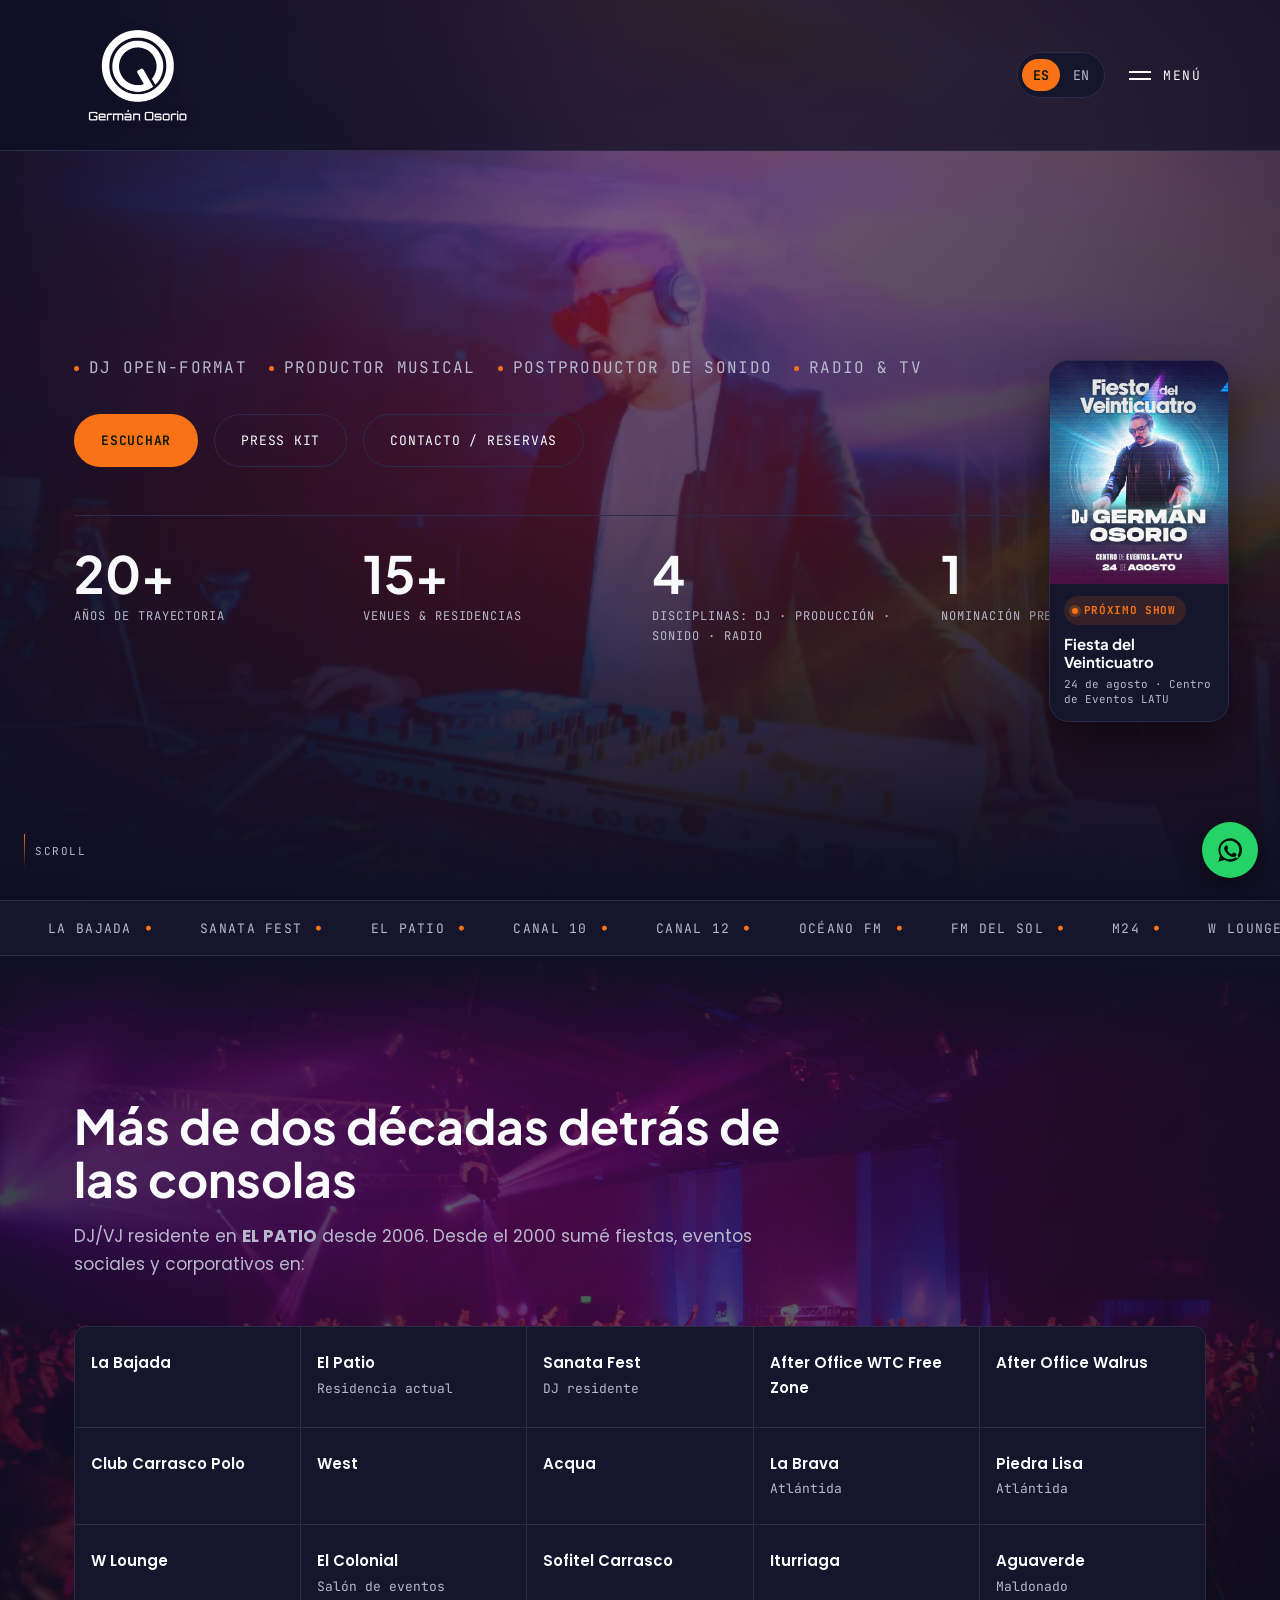
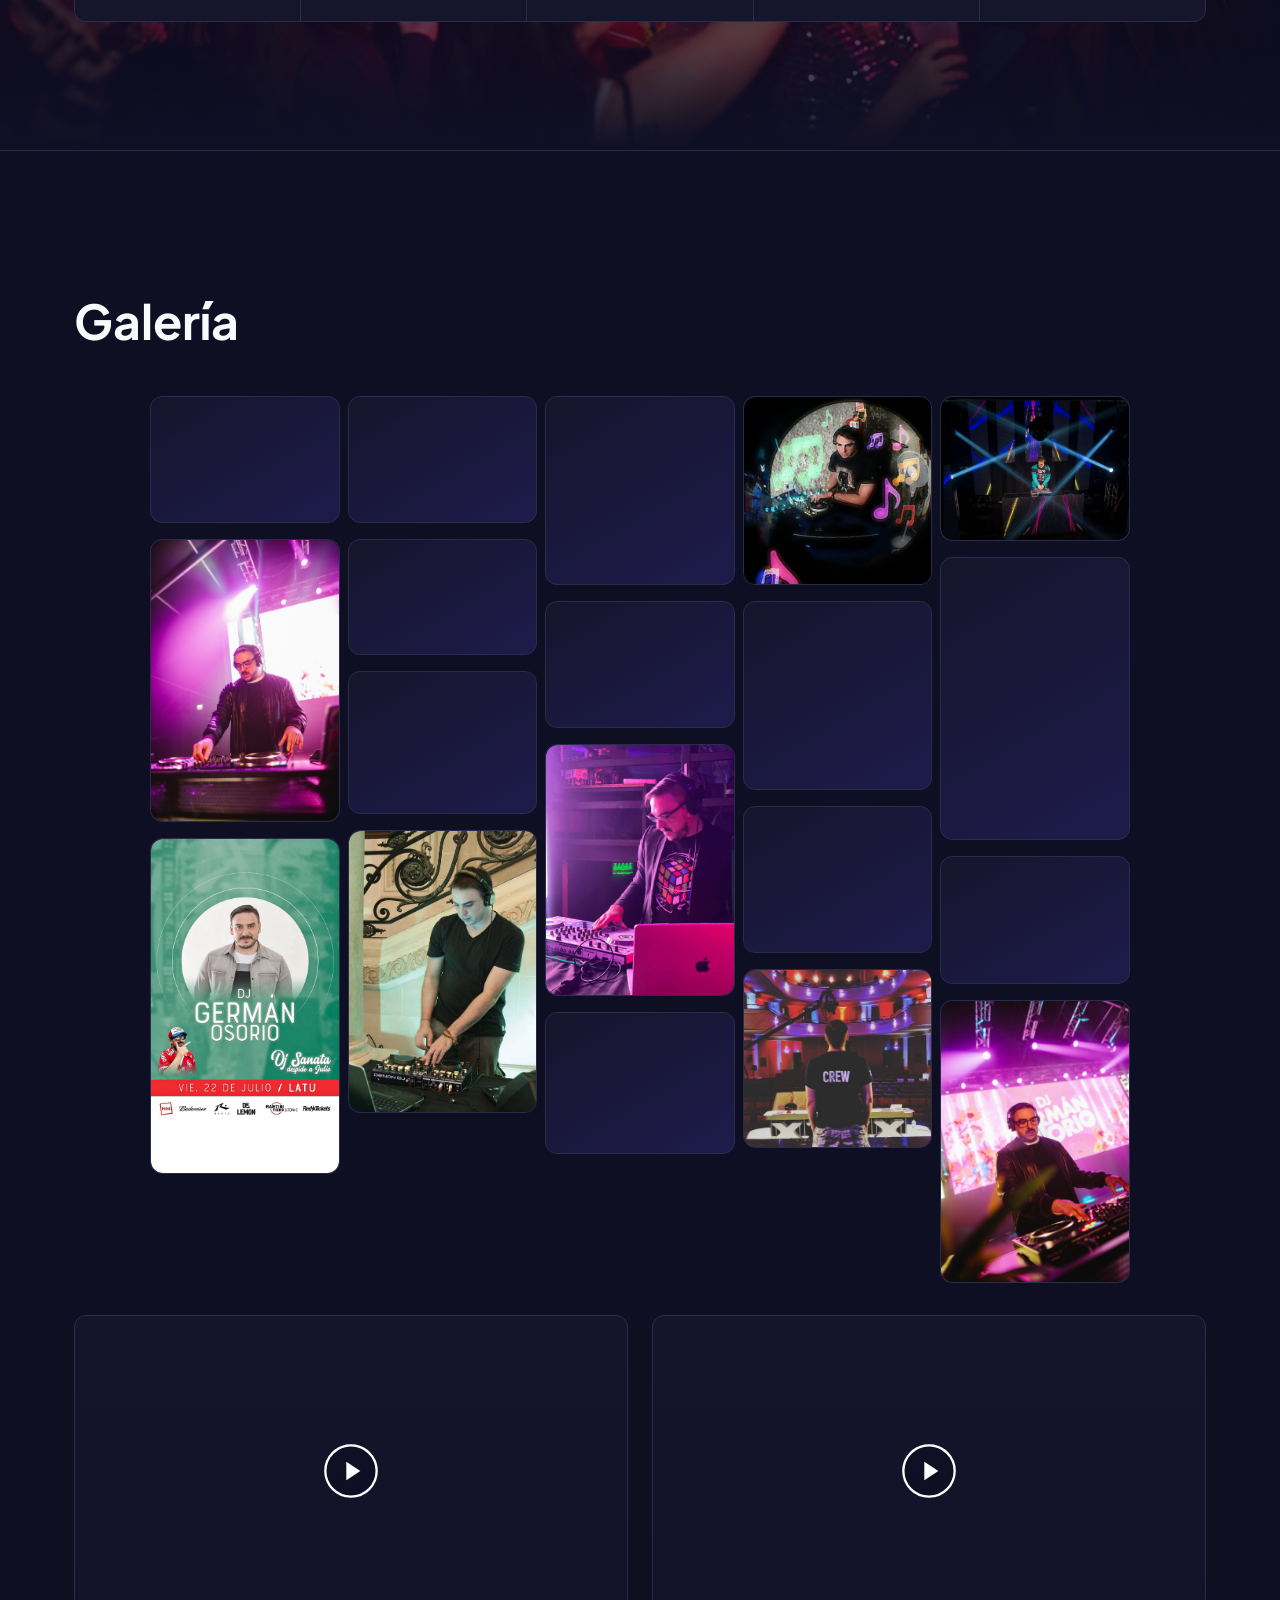
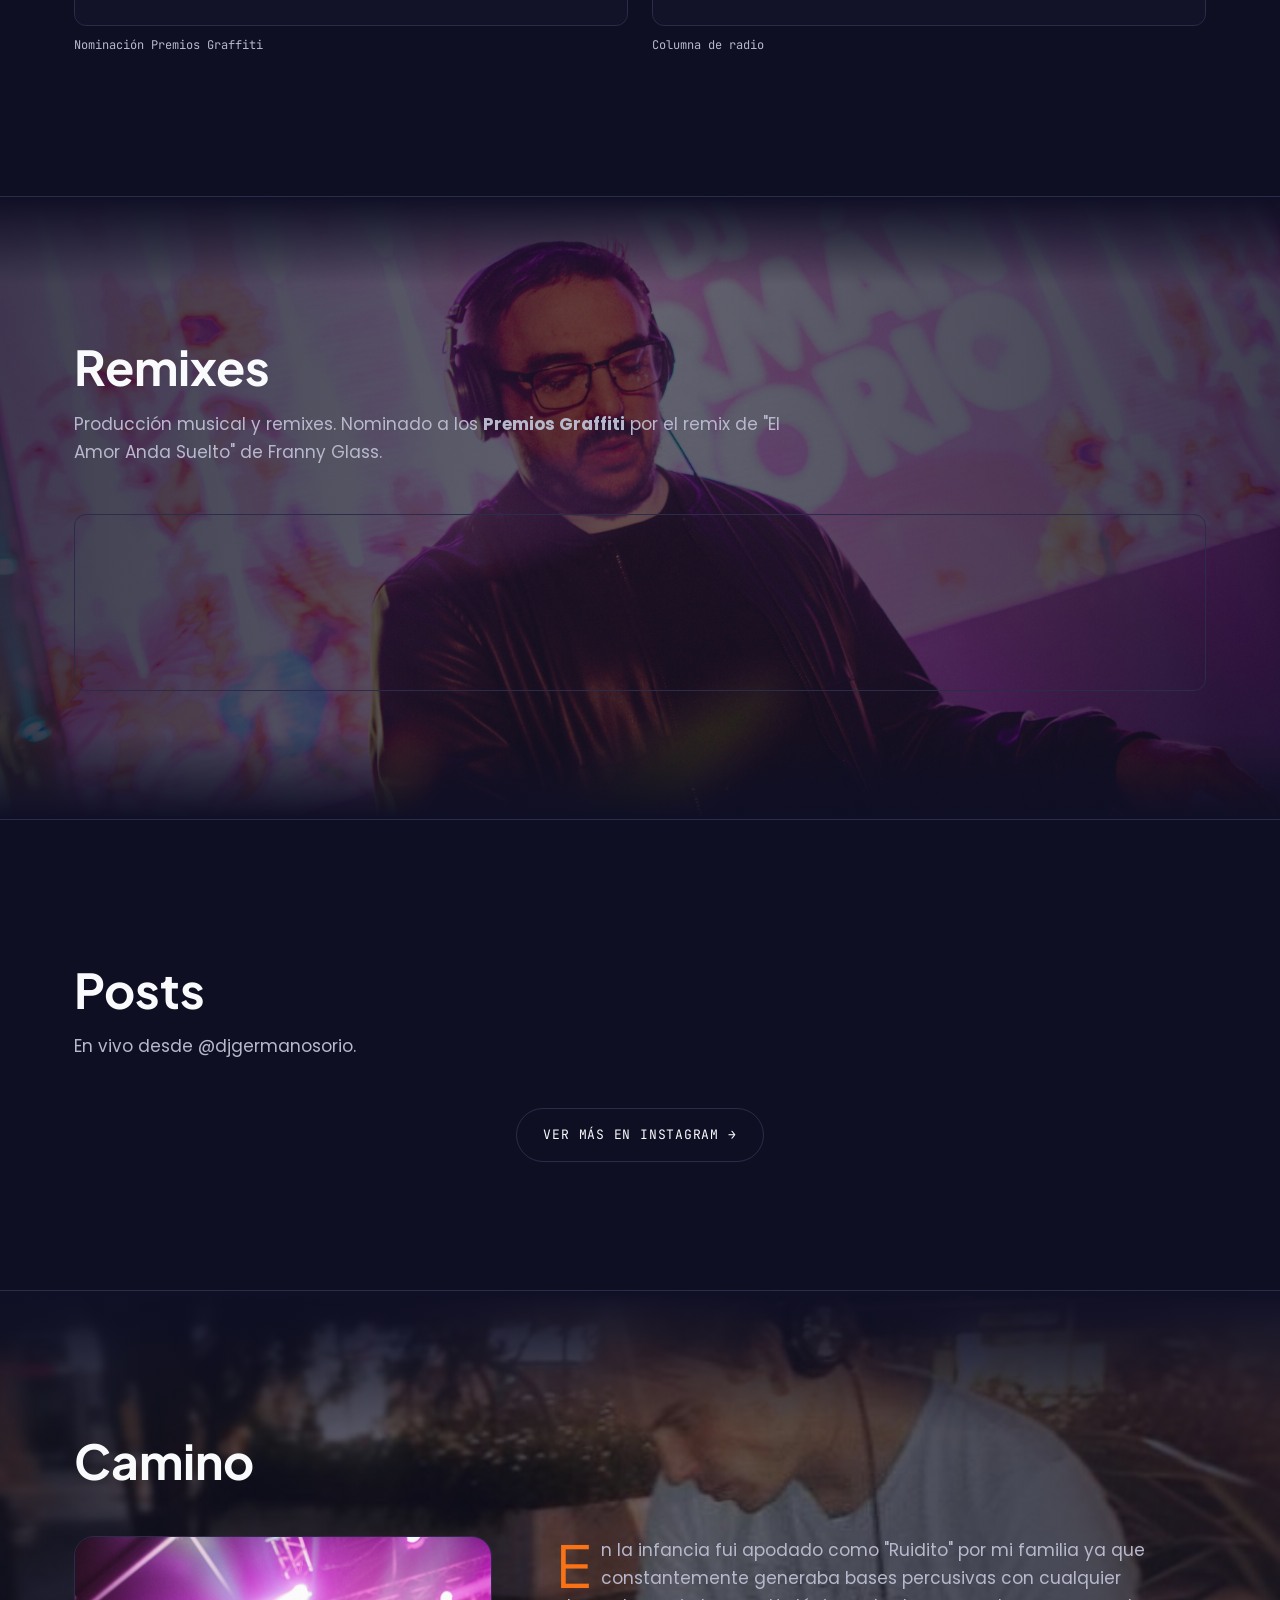
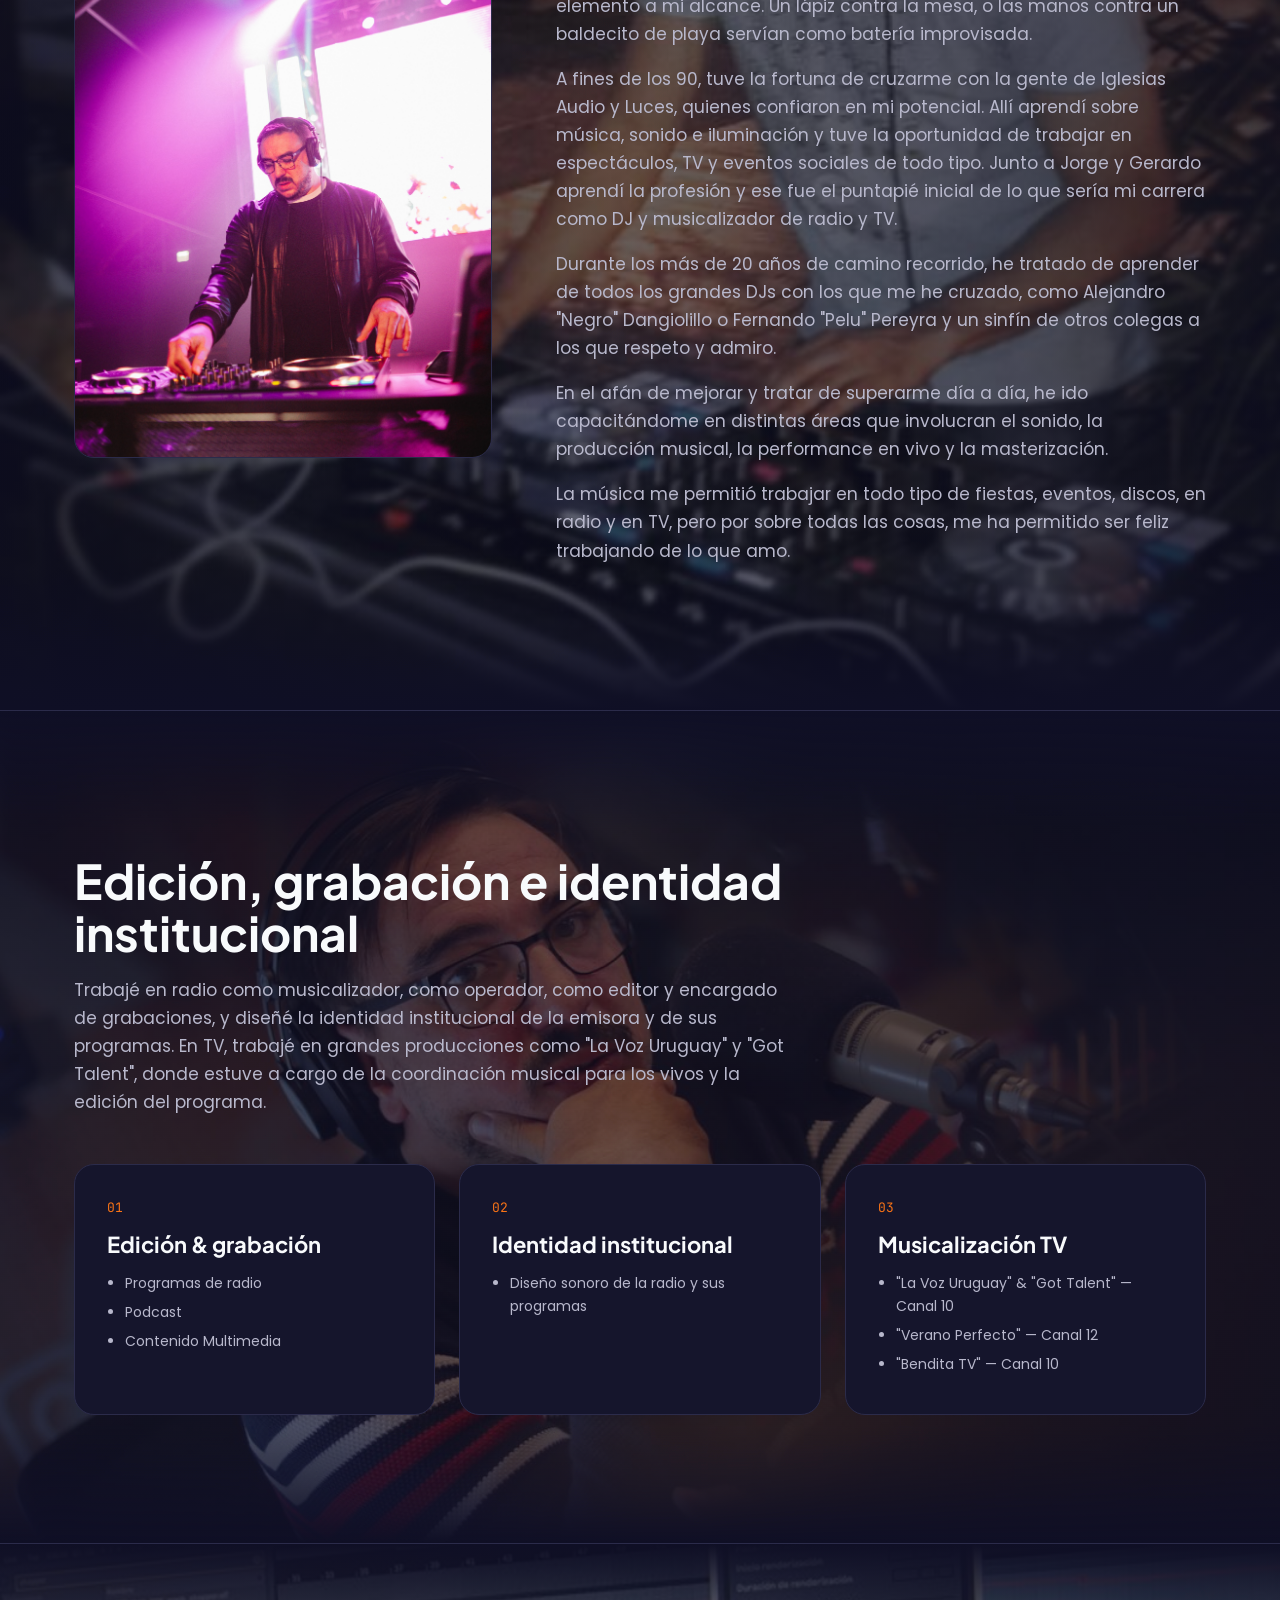
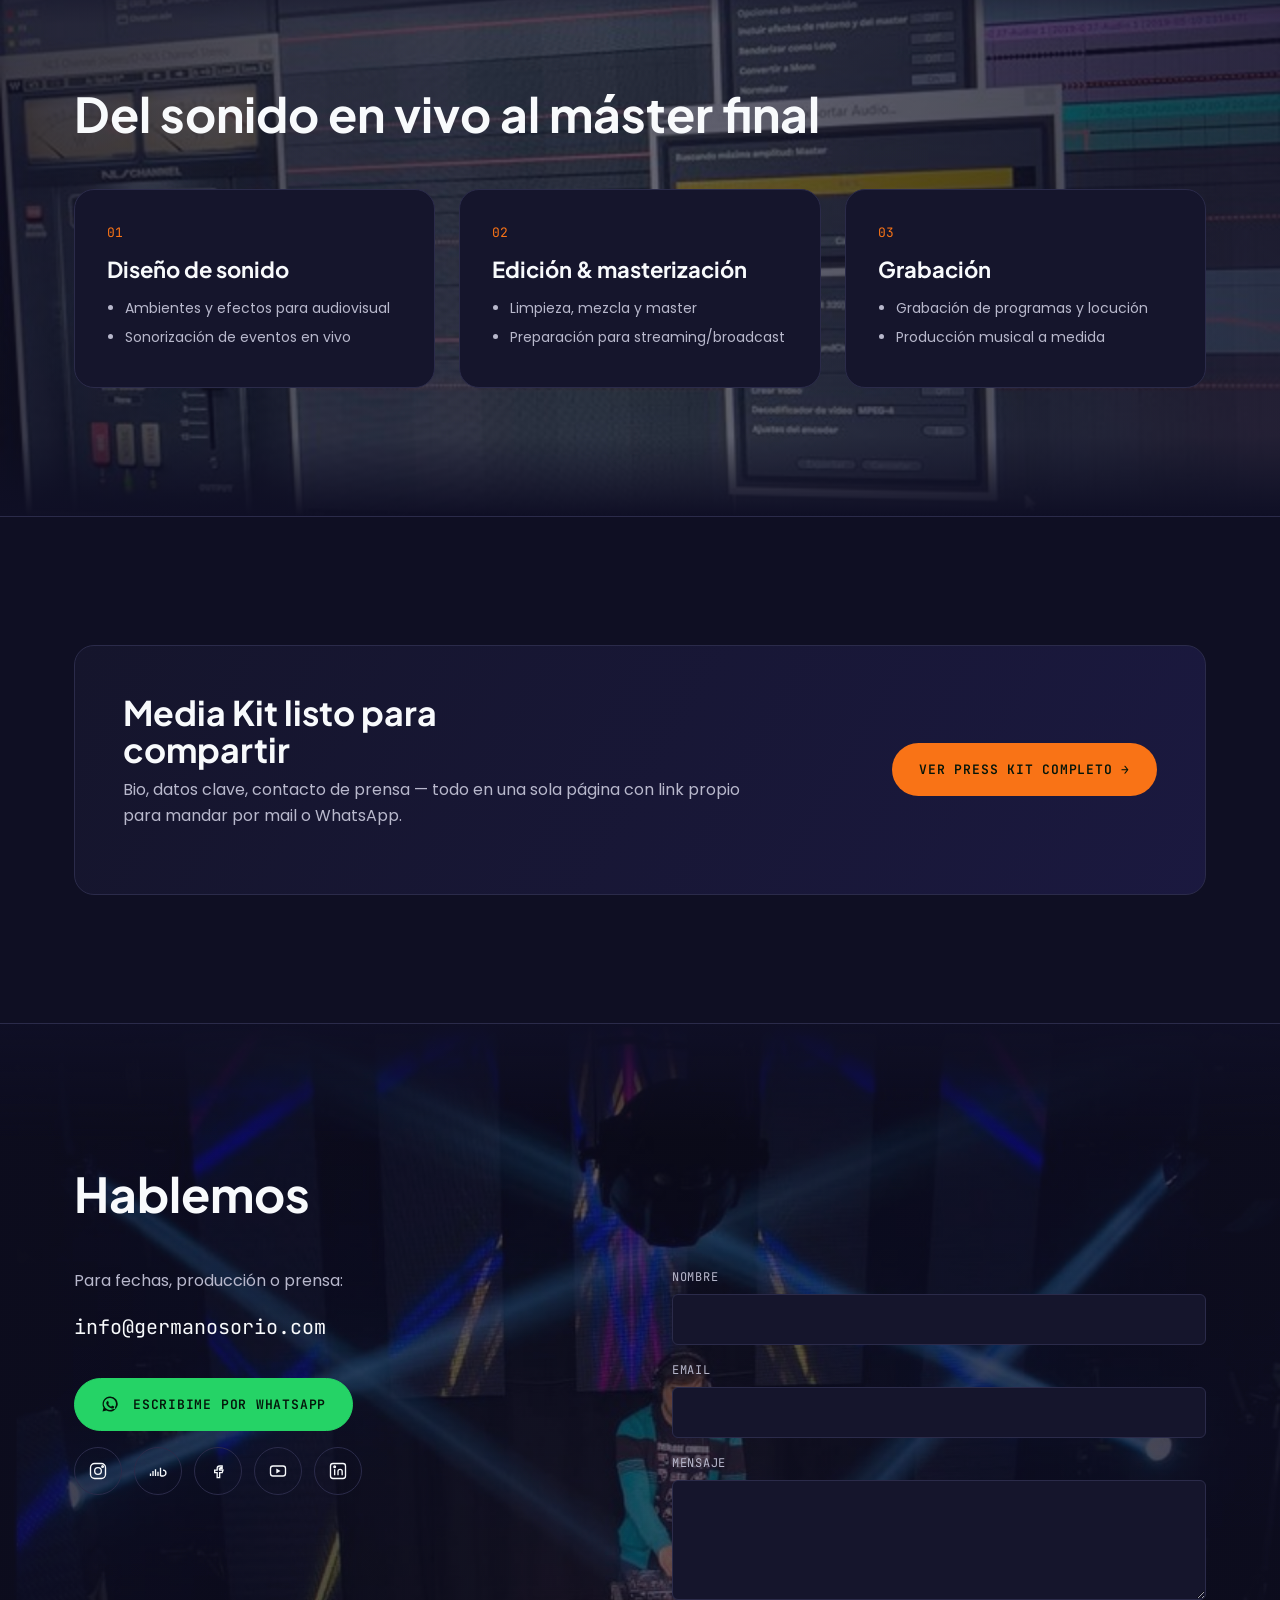
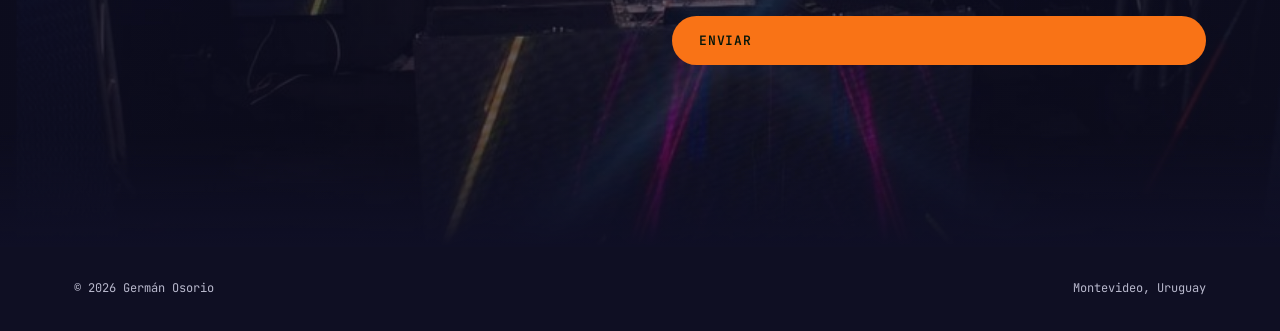
<file: index.html>
<!DOCTYPE html>
<html lang="es" data-lang="es">
<head>
<meta charset="UTF-8">
<meta name="viewport" content="width=device-width, initial-scale=1">
<title>Germán Osorio — DJ, Productor Musical & Sonido | Montevideo, Uruguay</title>
<meta name="description" content="DJ, productor musical (electrónica/pop), postproductor de sonido y editor de radio y TV. Más de 20 años de trayectoria en Uruguay. Música, press kit y contacto.">
<link rel="canonical" href="https://germanosorio.com/">
<link rel="icon" type="image/x-icon" href="favicon.ico">
<link rel="icon" type="image/png" sizes="32x32" href="favicon-32.png">
<link rel="icon" type="image/png" sizes="16x16" href="favicon-16.png">
<link rel="icon" type="image/png" sizes="192x192" href="favicon-192.png">
<link rel="apple-touch-icon" sizes="180x180" href="apple-touch-icon.png">
<meta name="keywords" content="DJ Uruguay, Germán Osorio, productor musical electrónica, postproductor de sonido, editor de radio, diseño institucional radio, DJ Montevideo, press kit DJ">

<!-- Open Graph -->
<meta property="og:type" content="profile">
<meta property="og:title" content="Germán Osorio — DJ, Productor Musical & Sonido">
<meta property="og:description" content="DJ, productor musical, postproductor de sonido y editor de radio/TV. Más de 20 años de trayectoria en Uruguay.">
<meta property="og:url" content="https://germanosorio.com/">
<meta property="og:site_name" content="Germán Osorio">
<meta property="og:locale" content="es_UY">
<meta property="og:locale:alternate" content="en_US">
<meta property="og:image" content="https://germanosorio.com/hero-photo-v2.jpg">
<meta name="twitter:card" content="summary_large_image">
<meta name="twitter:title" content="Germán Osorio — DJ, Productor Musical & Sonido">
<meta name="twitter:description" content="DJ, productor musical, postproductor de sonido y editor de radio/TV. Más de 20 años de trayectoria en Uruguay.">
<meta name="twitter:image" content="https://germanosorio.com/hero-photo-v2.jpg">

<link rel="preconnect" href="https://fonts.googleapis.com">
<link rel="preconnect" href="https://fonts.gstatic.com" crossorigin>
<link rel="stylesheet" href="style.css">

<script type="application/ld+json">
{
  "@context": "https://schema.org",
  "@type": "Person",
  "name": "Germán Osorio",
  "url": "https://germanosorio.com",
  "jobTitle": ["DJ", "Productor musical", "Postproductor de sonido", "Editor de radio y TV"],
  "nationality": "Uruguay",
  "sameAs": [
    "https://www.instagram.com/djgermanosorio/",
    "https://soundcloud.com/germanosorio",
    "https://www.facebook.com/germanosorio.dj",
    "https://www.youtube.com/@DJGermanOsorio",
    "https://www.linkedin.com/in/germ%C3%A1n-osorio-256b2233/"
  ]
}
</script>
</head>
<body>

<a class="skip-link" href="#main" style="position:absolute;left:-999px;top:0;background:#F97316;color:#04150a;padding:10px 16px;z-index:1000;">Saltar al contenido</a>

<header class="site-header">
  <div class="container nav-row">
    <a href="#top" class="brand"><img class="brand-logo" src="logo-blanco.png" alt="Germán Osorio"></a>
    <div style="display:flex;align-items:center;gap:20px;">
      <div class="lang-toggle" role="group" aria-label="Idioma / Language">
        <button type="button" data-lang-btn="es" aria-pressed="true">ES</button>
        <button type="button" data-lang-btn="en" aria-pressed="false">EN</button>
      </div>
      <button class="menu-toggle" aria-label="Abrir menú" aria-expanded="false" aria-controls="site-menu">
        <span class="menu-toggle-lines" aria-hidden="true"><span></span><span></span></span>
        <span data-es>MENÚ</span><span data-en>MENU</span>
      </button>
    </div>
  </div>
</header>

<div id="site-menu" class="site-menu" aria-hidden="true">
  <button class="menu-close" aria-label="Cerrar menú">
    <svg width="26" height="26" viewBox="0 0 24 24" fill="none" stroke="currentColor" stroke-width="1.6"><line x1="5" y1="5" x2="19" y2="19"/><line x1="19" y1="5" x2="5" y2="19"/></svg>
  </button>
  <div class="site-menu-inner container">
    <nav class="menu-list" aria-label="Navegación principal">
      <a href="#top"><span class="menu-num">I</span><span class="menu-label" data-es>Inicio</span><span class="menu-label" data-en>Home</span><span class="menu-sub" data-es>Volver arriba</span><span class="menu-sub" data-en>Back to top</span></a>
      <a href="#dj"><span class="menu-num">II</span><span class="menu-label" data-es>DJ</span><span class="menu-label" data-en>DJ</span><span class="menu-sub" data-es>+20 años en cabina</span><span class="menu-sub" data-en>20+ years behind the decks</span></a>
      <a href="#galeria"><span class="menu-num">III</span><span class="menu-label" data-es>Galería</span><span class="menu-label" data-en>Gallery</span><span class="menu-sub" data-es>Fotos, video y sets</span><span class="menu-sub" data-en>Photos, video &amp; sets</span></a>
      <a href="#bio"><span class="menu-num">IV</span><span class="menu-label" data-es>Bio</span><span class="menu-label" data-en>Bio</span><span class="menu-sub" data-es>Quién soy</span><span class="menu-sub" data-en>About me</span></a>
      <a href="press.html"><span class="menu-num">V</span><span class="menu-label" data-es>Press Kit</span><span class="menu-label" data-en>Press Kit</span><span class="menu-sub" data-es>Media kit para prensa</span><span class="menu-sub" data-en>Media kit for press</span></a>
      <a href="#contacto"><span class="menu-num">VI</span><span class="menu-label" data-es>Contacto</span><span class="menu-label" data-en>Contact</span><span class="menu-sub" data-es>Fechas, prensa y bookings</span><span class="menu-sub" data-en>Dates, press &amp; bookings</span></a>
    </nav>
    <div class="menu-social">
      <a href="https://www.instagram.com/djgermanosorio/" target="_blank" rel="noopener">INSTAGRAM</a>
      <a href="https://soundcloud.com/germanosorio" target="_blank" rel="noopener">SOUNDCLOUD</a>
      <a href="https://www.facebook.com/germanosorio.dj" target="_blank" rel="noopener">FACEBOOK</a>
      <a href="https://www.youtube.com/@DJGermanOsorio" target="_blank" rel="noopener">YOUTUBE</a>
      <a href="https://www.linkedin.com/in/germ%C3%A1n-osorio-256b2233/" target="_blank" rel="noopener">LINKEDIN</a>
    </div>
  </div>
</div>

<main id="main">

  <!-- HERO -->
  <section id="top" class="hero">
    <div class="hero-bg" aria-hidden="true"></div>
    <div class="container">
      <h1 class="sr-only">Germán Osorio</h1>
      <div class="roles" data-es><span>DJ Open-Format</span><span>Productor musical</span><span>Postproductor de sonido</span><span>Radio &amp; TV</span></div>
      <div class="roles" data-en><span>DJ Open-Format</span><span>Music producer</span><span>Sound post-production</span><span>Radio &amp; TV</span></div>
      <div class="cta-row">
        <a href="#produccion" class="btn btn-primary" data-es>Escuchar</a>
        <a href="#produccion" class="btn btn-primary" data-en>Listen</a>
        <a href="press.html" class="btn btn-outline" data-es>Press Kit</a>
        <a href="press.html" class="btn btn-outline" data-en>Press Kit</a>
        <a href="#contacto" class="btn btn-outline" data-es>Contacto / Reservas</a>
        <a href="#contacto" class="btn btn-outline" data-en>Contact / Bookings</a>
      </div>
      <div class="stat-strip">
        <div class="stat"><b>20+</b><span data-es>Años de trayectoria</span><span data-en>Years active</span></div>
        <div class="stat"><b>15+</b><span data-es>Venues &amp; residencias</span><span data-en>Venues &amp; residencies</span></div>
        <div class="stat"><b>4</b><span data-es>Disciplinas: DJ · Producción · Sonido · Radio</span><span data-en>Disciplines: DJ · Production · Sound · Radio</span></div>
        <div class="stat"><b>1</b><span data-es>Nominación Premios Graffiti</span><span data-en>Graffiti Awards nomination</span></div>
      </div>
    </div>
    <a class="next-show" href="#contacto" data-reveal>
      <img class="next-show-photo" src="flyer-24.jpg" alt="Fiesta del Veinticuatro" loading="lazy" decoding="async">
      <div class="next-show-body">
        <span class="next-show-tag" data-es>Próximo show</span>
        <span class="next-show-tag" data-en>Upcoming show</span>
        <div class="next-show-title" data-es>Fiesta del Veinticuatro</div>
        <div class="next-show-title" data-en>Fiesta del Veinticuatro</div>
        <div class="next-show-meta" data-es>24 de agosto · Centro de Eventos LATU</div>
        <div class="next-show-meta" data-en>August 24 · Centro de Eventos LATU</div>
      </div>
    </a>
    <div class="scroll-cue"><span class="line"></span><span data-es>SCROLL</span><span data-en>SCROLL</span></div>
  </section>

  <div class="ticker" id="ticker" aria-hidden="true">
    <div class="ticker-track" id="tickerTrack">
      <span>LA BAJADA</span><span>SANATA FEST</span><span>EL PATIO</span><span>CANAL 10</span><span>CANAL 12</span><span>OCÉANO FM</span><span>FM DEL SOL</span><span>M24</span><span>W LOUNGE</span><span>PIEDRA LISA</span><span>AGUAVERDE</span><span>LA BRAVA</span><span>WALRUS</span><span>SOFITEL CARRASCO</span>
      <span>LA BAJADA</span><span>SANATA FEST</span><span>EL PATIO</span><span>CANAL 10</span><span>CANAL 12</span><span>OCÉANO FM</span><span>FM DEL SOL</span><span>M24</span><span>W LOUNGE</span><span>PIEDRA LISA</span><span>AGUAVERDE</span><span>LA BRAVA</span><span>WALRUS</span><span>SOFITEL CARRASCO</span>
    </div>
  </div>

  <!-- DJ -->
  <section id="dj" class="has-bg">
    <div class="section-bg" style="background-image:url('sanata-fest-05.jpg')" aria-hidden="true"></div>
    <div class="container">
      <div class="section-head" data-reveal>
        <h2 data-es>Más de dos décadas detrás de las consolas</h2>
        <h2 data-en>Two decades-plus behind the decks</h2>
        <p data-es>DJ/VJ residente en <strong>EL PATIO</strong> desde 2006. Desde el 2000 sumé fiestas, eventos sociales y corporativos en:</p>
        <p data-en>Resident DJ/VJ at <strong>EL PATIO</strong> since 2006. Since 2000, parties and corporate/social events at:</p>
      </div>
      <div class="venues-grid" data-reveal>
        <div class="venue-cell"><b>La Bajada</b></div>
        <div class="venue-cell"><b>El Patio</b><span data-es>Residencia actual</span><span data-en>Current residency</span></div>
        <div class="venue-cell"><b>Sanata Fest</b><span data-es>DJ residente</span><span data-en>Resident DJ</span></div>
        <div class="venue-cell"><b>After Office WTC Free Zone</b></div>
        <div class="venue-cell"><b>After Office Walrus</b></div>
        <div class="venue-cell"><b>Club Carrasco Polo</b></div>
        <div class="venue-cell"><b>West</b></div>
        <div class="venue-cell"><b>Acqua</b></div>
        <div class="venue-cell"><b>La Brava</b><span>Atlántida</span></div>
        <div class="venue-cell"><b>Piedra Lisa</b><span>Atlántida</span></div>
        <div class="venue-cell"><b>W Lounge</b></div>
        <div class="venue-cell"><b>El Colonial</b><span data-es>Salón de eventos</span><span data-en>Event venue</span></div>
        <div class="venue-cell"><b>Sofitel Carrasco</b></div>
        <div class="venue-cell"><b>Iturriaga</b></div>
        <div class="venue-cell"><b>Aguaverde</b><span>Maldonado</span></div>
      </div>
    </div>
  </section>

  <!-- AUDIOVISUAL -->
  <section id="galeria">
    <div class="container">
      <div class="section-head" data-reveal>
        <h2 data-es>Galería</h2>
        <h2 data-en>Gallery</h2>
      </div>
      <div class="photo-grid" data-reveal>
        <div class="photo-tile"><img src="sanata-blanco-lentes-corazon.jpeg" alt="Germán Osorio en Sanata Fest" loading="lazy" decoding="async"></div>
        <div class="photo-tile"><img src="dj-back-rosa-sanata.jpeg" alt="Set en vivo, Sanata Fest" loading="lazy" decoding="async"></div>
        <div class="photo-tile"><img src="sanata-fest-flyer.jpg" alt="Flyer Sanata Fest" loading="lazy" decoding="async"></div>
        <div class="photo-tile"><img src="la-bajada-22-04.jpg" alt="La Bajada" loading="lazy" decoding="async"></div>
        <div class="photo-tile"><img src="la-bajada-22-10.jpg" alt="La Bajada" loading="lazy" decoding="async"></div>
        <div class="photo-tile"><img src="oceano-ji-ntvg.jpg" alt="Océano FM" loading="lazy" decoding="async"></div>
        <div class="photo-tile"><img src="sofitel-after-escalera.jpg" alt="Sofitel Carrasco" loading="lazy" decoding="async"></div>
        <div class="photo-tile"><img src="walrus-flyer-2.jpg" alt="Flyer Walrus" loading="lazy" decoding="async"></div>
        <div class="photo-tile"><img src="wtc-fz-after.jpg" alt="WTC" loading="lazy" decoding="async"></div>
        <div class="photo-tile"><img src="vengo-por-la-fiesta-2-08.jpg" alt="Vengo por la Fiesta" loading="lazy" decoding="async"></div>
        <div class="photo-tile"><img src="verano-perfecto-pati-wolf-ventilador.jpg" alt="Verano Perfecto" loading="lazy" decoding="async"></div>
        <div class="photo-tile"><img src="canal-12-ojo-de-pez.jpg" alt="Canal 12" loading="lazy" decoding="async"></div>
        <div class="photo-tile"><img src="el-observador-tv-peluffo-4-12-14.jpg" alt="El Observador TV" loading="lazy" decoding="async"></div>
        <div class="photo-tile"><img src="got-talent-2.jpg" alt="Got Talent Uruguay" loading="lazy" decoding="async"></div>
        <div class="photo-tile"><img src="got-talent-3.jpg" alt="Got Talent Uruguay" loading="lazy" decoding="async"></div>
        <div class="photo-tile"><img src="streaming-01.jpg" alt="Streaming en vivo" loading="lazy" decoding="async"></div>
        <div class="photo-tile"><img src="boda-club-montevideo.jpg" alt="Casamiento, Club Montevideo" loading="lazy" decoding="async"></div>
        <div class="photo-tile"><img src="after-fernet.jpg" alt="After Fernet" loading="lazy" decoding="async"></div>
        <div class="photo-tile"><img src="fondo-pantalla-nombre.jpeg" alt="Identidad visual" loading="lazy" decoding="async"></div>
      </div>
      <div class="media-grid" style="margin-top:var(--space-4);">
        <div data-reveal>
          <a class="video-frame" href="https://youtu.be/ITiNvUV5UpU" target="_blank" rel="noopener" aria-label="Ver video en YouTube" style="display:block;background-image:url('https://img.youtube.com/vi/ITiNvUV5UpU/hqdefault.jpg');background-size:cover;background-position:center;">
            <span style="position:absolute;inset:0;display:flex;align-items:center;justify-content:center;background:linear-gradient(rgba(15,15,35,.15),rgba(15,15,35,.45));">
              <svg width="56" height="56" viewBox="0 0 24 24"><circle cx="12" cy="12" r="11" fill="rgba(15,15,35,.72)" stroke="#fff" stroke-width="1"/><polygon points="10,8 16,12 10,16" fill="#fff"/></svg>
            </span>
          </a>
          <p class="video-caption" data-es>Nominación Premios Graffiti</p>
          <p class="video-caption" data-en>Graffiti Awards nomination</p>
        </div>
        <div data-reveal>
          <a class="video-frame" href="https://youtu.be/AmJu-P7vaNM" target="_blank" rel="noopener" aria-label="Ver video en YouTube" style="display:block;background-image:url('https://img.youtube.com/vi/AmJu-P7vaNM/hqdefault.jpg');background-size:cover;background-position:center;">
            <span style="position:absolute;inset:0;display:flex;align-items:center;justify-content:center;background:linear-gradient(rgba(15,15,35,.15),rgba(15,15,35,.45));">
              <svg width="56" height="56" viewBox="0 0 24 24"><circle cx="12" cy="12" r="11" fill="rgba(15,15,35,.72)" stroke="#fff" stroke-width="1"/><polygon points="10,8 16,12 10,16" fill="#fff"/></svg>
            </span>
          </a>
          <p class="video-caption" data-es>Columna de radio</p>
          <p class="video-caption" data-en>Radio column</p>
        </div>
      </div>
    </div>
  </section>

  <!-- PRODUCCIÓN MUSICAL -->
  <section id="produccion" class="has-bg">
    <div class="section-bg" style="background-image:url('fondo-pantalla-nombre.jpeg')" aria-hidden="true"></div>
    <div class="container">
      <div class="section-head" data-reveal>
        <h2 data-es>Remixes</h2>
        <h2 data-en>Remixes</h2>
        <p data-es>Producción musical y remixes. Nominado a los <strong>Premios Graffiti</strong> por el remix de "El Amor Anda Suelto" de Franny Glass.</p>
        <p data-en>Music production and remixes. <strong>Graffiti Awards</strong> nominee for the remix of Franny Glass' "El Amor Anda Suelto."</p>
      </div>
      <div class="audio-embed" data-reveal>
        <iframe title="SoundCloud — Germán Osorio" loading="lazy" scrolling="no" frameborder="no" allow="autoplay"
          src="https://w.soundcloud.com/player/?url=https%3A//soundcloud.com/germanosorio&color=%23f97316&auto_play=false&hide_related=true&show_comments=false&show_user=true&show_reposts=false&visual=false"
          width="100%" height="166"></iframe>
      </div>
    </div>
  </section>

  <!-- INSTAGRAM -->
  <section id="instagram">
    <div class="container">
      <div class="section-head" data-reveal>
        <h2 data-es>Posts</h2>
        <h2 data-en>Posts</h2>
        <p data-es>En vivo desde <a href="https://www.instagram.com/djgermanosorio/" target="_blank" rel="noopener">@djgermanosorio</a>.</p>
        <p data-en>Live from <a href="https://www.instagram.com/djgermanosorio/" target="_blank" rel="noopener">@djgermanosorio</a>.</p>
      </div>
      <!-- Feed real de Instagram vía Behold.so: miniaturas reales de los posts, con click-through a Instagram. -->
      <div data-reveal>
        <behold-widget feed-id="Ghxm9BoeDvbdstFef0bk"></behold-widget>
      </div>
      <div style="text-align:center;margin-top:var(--space-4);">
        <a href="https://www.instagram.com/djgermanosorio/" target="_blank" rel="noopener" class="btn btn-outline">
          <span data-es>Ver más en Instagram →</span><span data-en>See more on Instagram →</span>
        </a>
      </div>
    </div>
  </section>

  <!-- BIO -->
  <section id="bio" class="has-bg">
    <div class="section-bg" style="background-image:url('walrus-after.jpg')" aria-hidden="true"></div>
    <div class="container">
      <div class="section-head" data-reveal>
        <h2 data-es>Camino</h2>
        <h2 data-en>The Road</h2>
      </div>
      <div class="bio-grid">
        <div class="bio-photo" data-reveal>
          <img src="dj-back-rosa-sanata.jpeg" alt="Germán Osorio" loading="lazy" decoding="async">
        </div>
        <div class="bio-copy" data-reveal>
          <div data-es>
            <p>En la infancia fui apodado como "Ruidito" por mi familia ya que constantemente generaba bases percusivas con cualquier elemento a mi alcance. Un lápiz contra la mesa, o las manos contra un baldecito de playa servían como batería improvisada.</p>
            <p>A fines de los 90, tuve la fortuna de cruzarme con la gente de Iglesias Audio y Luces, quienes confiaron en mi potencial. Allí aprendí sobre música, sonido e iluminación y tuve la oportunidad de trabajar en espectáculos, TV y eventos sociales de todo tipo. Junto a Jorge y Gerardo aprendí la profesión y ese fue el puntapié inicial de lo que sería mi carrera como DJ y musicalizador de radio y TV.</p>
            <p>Durante los más de 20 años de camino recorrido, he tratado de aprender de todos los grandes DJs con los que me he cruzado, como Alejandro "Negro" Dangiolillo o Fernando "Pelu" Pereyra y un sinfín de otros colegas a los que respeto y admiro.</p>
            <p>En el afán de mejorar y tratar de superarme día a día, he ido capacitándome en distintas áreas que involucran el sonido, la producción musical, la performance en vivo y la masterización.</p>
            <p>La música me permitió trabajar en todo tipo de fiestas, eventos, discos, en radio y en TV, pero por sobre todas las cosas, me ha permitido ser feliz trabajando de lo que amo.</p>
          </div>
          <div data-en>
            <p>As a kid my family nicknamed me "Ruidito" ("Little Noise") because I was constantly building percussive beats out of anything within reach — a pencil against the table, or hands slapping a beach bucket, became makeshift drums.</p>
            <p>In the late 90s, I had the fortune of crossing paths with the people at Iglesias Audio y Luces, who believed in my potential. There I learned about music, sound and lighting, and got the chance to work on shows, TV and all kinds of social events. Alongside Jorge and Gerardo I learned the trade, and that was the starting point of what would become my career as a DJ and radio/TV musicalizer.</p>
            <p>Over more than 20 years on this road, I've tried to learn from every great DJ I've crossed paths with, like Alejandro "Negro" Dangiolillo or Fernando "Pelu" Pereyra, and countless other colleagues I respect and admire.</p>
            <p>In my drive to keep improving and pushing myself, I've trained across different areas involving sound, music production, live performance and mastering.</p>
            <p>Music has let me work every kind of party, event, record, radio and TV — but above all, it's let me be happy doing what I love.</p>
          </div>
        </div>
      </div>
    </div>
  </section>

  <!-- RADIO & TV -->
  <section id="radio" class="has-bg">
    <div class="section-bg" style="background-image:url('yo-ntn-agosto-23.jpg')" aria-hidden="true"></div>
    <div class="container">
      <div class="section-head" data-reveal>
        <h2 data-es>Edición, grabación e identidad institucional</h2>
        <h2 data-en>Editing, recording &amp; institutional identity</h2>
        <p data-es>Trabajé en radio como musicalizador, como operador, como editor y encargado de grabaciones, y diseñé la identidad institucional de la emisora y de sus programas. En TV, trabajé en grandes producciones como "La Voz Uruguay" y "Got Talent", donde estuve a cargo de la coordinación musical para los vivos y la edición del programa.</p>
        <p data-en>Worked in radio as a music director, operator, editor and recordings lead, and designed the station's institutional identity along with its shows. In TV, I worked on major productions like "La Voz Uruguay" and "Got Talent," handling live music coordination and program editing.</p>
      </div>
      <div class="card-grid">
        <div class="service-card" data-reveal>
          <p class="num">01</p>
          <h3 data-es>Edición &amp; grabación</h3><h3 data-en>Editing &amp; recording</h3>
          <ul>
            <li data-es>Programas de radio</li><li data-en>Radio shows</li>
            <li data-es>Podcast</li><li data-en>Podcasts</li>
            <li data-es>Contenido Multimedia</li><li data-en>Multimedia content</li>
          </ul>
        </div>
        <div class="service-card" data-reveal>
          <p class="num">02</p>
          <h3 data-es>Identidad institucional</h3><h3 data-en>Institutional identity</h3>
          <ul><li data-es>Diseño sonoro de la radio y sus programas</li><li data-en>Sound design for the station &amp; its shows</li></ul>
        </div>
        <div class="service-card" data-reveal>
          <p class="num">03</p>
          <h3 data-es>Musicalización TV</h3><h3 data-en>TV music coordination</h3>
          <ul>
            <li data-es>"La Voz Uruguay" &amp; "Got Talent" — Canal 10</li><li data-en>"La Voz Uruguay" &amp; "Got Talent" — Canal 10</li>
            <li data-es>"Verano Perfecto" — Canal 12</li><li data-en>"Verano Perfecto" — Canal 12</li>
            <li data-es>"Bendita TV" — Canal 10</li><li data-en>"Bendita TV" — Canal 10</li>
          </ul>
        </div>
      </div>
    </div>
  </section>

  <!-- POSTPRODUCCIÓN DE SONIDO -->
  <section id="sonido" class="has-bg">
    <div class="section-bg" style="background-image:url('terminado-el-master-del-remix-no-lo-sabremos-hasta-dentro-de-un-rato.jpg')" aria-hidden="true"></div>
    <div class="container">
      <div class="section-head" data-reveal>
        <h2 data-es>Del sonido en vivo al máster final</h2>
        <h2 data-en>From live sound to final master</h2>
      </div>
      <div class="card-grid">
        <div class="service-card" data-reveal>
          <p class="num">01</p>
          <h3 data-es>Diseño de sonido</h3>
          <h3 data-en>Sound design</h3>
          <ul>
            <li data-es>Ambientes y efectos para audiovisual</li><li data-en>Ambiences &amp; FX for AV pieces</li>
            <li data-es>Sonorización de eventos en vivo</li><li data-en>Live event sound</li>
          </ul>
        </div>
        <div class="service-card" data-reveal>
          <p class="num">02</p>
          <h3 data-es>Edición &amp; masterización</h3>
          <h3 data-en>Editing &amp; mastering</h3>
          <ul>
            <li data-es>Limpieza, mezcla y master</li><li data-en>Cleanup, mixing &amp; mastering</li>
            <li data-es>Preparación para streaming/broadcast</li><li data-en>Streaming/broadcast-ready delivery</li>
          </ul>
        </div>
        <div class="service-card" data-reveal>
          <p class="num">03</p>
          <h3 data-es>Grabación</h3>
          <h3 data-en>Recording</h3>
          <ul>
            <li data-es>Grabación de programas y locución</li><li data-en>Show &amp; voiceover recording</li>
            <li data-es>Producción musical a medida</li><li data-en>Custom music production</li>
          </ul>
        </div>
      </div>
    </div>
  </section>

  <!-- PRESS KIT (teaser — la página completa vive en press.html) -->
  <section id="press">
    <div class="container">
      <div class="press-teaser" data-reveal>
        <div>
          <h3 data-es>Media Kit listo para compartir</h3>
          <h3 data-en>Media kit, ready to share</h3>
          <p data-es>Bio, datos clave, contacto de prensa — todo en una sola página con link propio para mandar por mail o WhatsApp.</p>
          <p data-en>Bio, key facts, press contact — all on one page with its own link to send by email or WhatsApp.</p>
        </div>
        <a href="press.html" class="btn btn-primary" data-es>Ver Press Kit completo →</a>
        <a href="press.html" class="btn btn-primary" data-en>View full Press Kit →</a>
      </div>
    </div>
  </section>

  <!-- CONTACTO -->
  <section id="contacto" class="has-bg" style="border-bottom:none;">
    <div class="section-bg" style="background-image:url('streaming-01.jpg')" aria-hidden="true"></div>
    <div class="container">
      <div class="section-head" data-reveal>
        <h2 data-es>Hablemos</h2>
        <h2 data-en>Let's talk</h2>
      </div>
      <div class="contact-grid">
        <div data-reveal>
          <p data-es>Para fechas, producción o prensa:</p>
          <p data-en>For bookings, production or press:</p>
          <p style="font-family:var(--font-mono);font-size:20px;color:var(--color-foreground);"><a href="mailto:info@germanosorio.com">info@germanosorio.com</a></p>
          <a class="btn btn-primary" style="margin-top:14px;background:#25D366;border-color:#25D366;color:#04150a;" href="https://wa.me/59899160447?text=Hola%20Germ%C3%A1n%2C%20te%20escribo%20desde%20la%20web" target="_blank" rel="noopener">
            <svg width="18" height="18" viewBox="0 0 24 24" fill="currentColor" style="margin-right:4px;"><path d="M12 2a10 10 0 0 0-8.6 15L2 22l5.2-1.4A10 10 0 1 0 12 2zm0 2a8 8 0 0 1 6.9 12l-.3.5.7 2.6-2.7-.7-.5.3A8 8 0 1 1 12 4zm-3.4 4.3c-.2 0-.5 0-.7.3-.2.3-.9.9-.9 2.1s.9 2.4 1 2.6c.1.1 1.8 2.9 4.5 4 2.2 1 2.7.8 3.1.7.5-.1 1.6-.6 1.8-1.3.2-.6.2-1.2.1-1.3-.1-.1-.3-.2-.5-.3-.3-.1-1.6-.8-1.8-.9-.2-.1-.4-.1-.6.1-.2.3-.6.9-.8 1-.1.2-.3.2-.5.1-.3-.1-1.1-.4-2.1-1.3-.8-.7-1.3-1.6-1.5-1.8-.1-.3 0-.4.1-.6l.4-.5c.1-.2.2-.3.2-.5.1-.2 0-.4 0-.5-.1-.1-.6-1.5-.8-2-.2-.5-.4-.4-.6-.4z"/></svg>
            <span data-es>Escribime por WhatsApp</span><span data-en>Message on WhatsApp</span>
          </a>
          <div class="social-list">
            <a href="https://www.instagram.com/djgermanosorio/" target="_blank" rel="noopener" aria-label="Instagram"><svg viewBox="0 0 24 24" fill="none" stroke="currentColor" stroke-width="1.6"><rect x="3" y="3" width="18" height="18" rx="5"/><circle cx="12" cy="12" r="4"/><circle cx="17.5" cy="6.5" r="1"/></svg></a>
            <a href="https://soundcloud.com/germanosorio" target="_blank" rel="noopener" aria-label="SoundCloud"><svg viewBox="0 0 24 24" fill="none" stroke="currentColor" stroke-width="1.6"><path d="M3 15v3M6 12v6M9 10v8M12 13v5M15 8v10M18 11a3.5 3.5 0 0 1 0 7h-3"/></svg></a>
            <a href="https://www.facebook.com/germanosorio.dj" target="_blank" rel="noopener" aria-label="Facebook"><svg viewBox="0 0 24 24" fill="none" stroke="currentColor" stroke-width="1.6"><path d="M14 9h3V6h-3c-1.7 0-3 1.3-3 3v2H8v3h3v6h3v-6h3l1-3h-4V9c0-.6.4-1 1-1z"/></svg></a>
            <a href="https://www.youtube.com/@DJGermanOsorio" target="_blank" rel="noopener" aria-label="YouTube"><svg viewBox="0 0 24 24" fill="none" stroke="currentColor" stroke-width="1.6"><rect x="3" y="6" width="18" height="12" rx="3"/><polygon points="10,9 15,12 10,15" fill="currentColor" stroke="none"/></svg></a>
            <a href="https://www.linkedin.com/in/germ%C3%A1n-osorio-256b2233/" target="_blank" rel="noopener" aria-label="LinkedIn"><svg viewBox="0 0 24 24" fill="none" stroke="currentColor" stroke-width="1.6"><rect x="3" y="3" width="18" height="18" rx="3"/><line x1="8" y1="10" x2="8" y2="17"/><circle cx="8" cy="7" r="1"/><path d="M12 17v-4.5a2.5 2.5 0 0 1 5 0V17"/></svg></a>
          </div>
        </div>
        <form class="contact-form" data-reveal id="contactForm" action="https://formsubmit.co/info@germanosorio.com" method="POST">
          <input type="text" name="_honey" style="display:none" tabindex="-1" autocomplete="off">
          <input type="hidden" name="_subject" value="Contacto desde la web — germanosorio.com">
          <input type="hidden" name="_captcha" value="false">
          <div class="field">
            <label for="name" data-es>Nombre</label><label for="name" data-en>Name</label>
            <input type="text" id="name" name="name" required autocomplete="name">
          </div>
          <div class="field">
            <label for="email" data-es>Email</label><label for="email" data-en>Email</label>
            <input type="email" id="email" name="email" required autocomplete="email">
          </div>
          <div class="field">
            <label for="message" data-es>Mensaje</label><label for="message" data-en>Message</label>
            <textarea id="message" name="message" required></textarea>
          </div>
          <button type="submit" class="btn btn-primary" data-es>Enviar</button>
          <button type="submit" class="btn btn-primary" data-en>Send</button>
          <p class="form-status" id="formStatus" aria-live="polite"></p>
        </form>
      </div>
    </div>
  </section>

</main>

<footer>
  <div class="container footer-row">
    <p>© <span id="year">2026</span> Germán Osorio</p>
    <p data-es>Montevideo, Uruguay</p>
    <p data-en>Montevideo, Uruguay</p>
  </div>
</footer>

<a class="whatsapp-float" href="https://wa.me/59899160447?text=Hola%20Germ%C3%A1n%2C%20te%20escribo%20desde%20la%20web" target="_blank" rel="noopener" aria-label="WhatsApp">
  <svg width="28" height="28" viewBox="0 0 24 24" fill="currentColor"><path d="M12 2a10 10 0 0 0-8.6 15L2 22l5.2-1.4A10 10 0 1 0 12 2zm0 2a8 8 0 0 1 6.9 12l-.3.5.7 2.6-2.7-.7-.5.3A8 8 0 1 1 12 4zm-3.4 4.3c-.2 0-.5 0-.7.3-.2.3-.9.9-.9 2.1s.9 2.4 1 2.6c.1.1 1.8 2.9 4.5 4 2.2 1 2.7.8 3.1.7.5-.1 1.6-.6 1.8-1.3.2-.6.2-1.2.1-1.3-.1-.1-.3-.2-.5-.3-.3-.1-1.6-.8-1.8-.9-.2-.1-.4-.1-.6.1-.2.3-.6.9-.8 1-.1.2-.3.2-.5.1-.3-.1-1.1-.4-2.1-1.3-.8-.7-1.3-1.6-1.5-1.8-.1-.3 0-.4.1-.6l.4-.5c.1-.2.2-.3.2-.5.1-.2 0-.4 0-.5-.1-.1-.6-1.5-.8-2-.2-.5-.4-.4-.6-.4z"/></svg>
</a>
<script>
  (() => {
    if(window.__bhldScript)return;window.__bhldScript=true;
    const d=document,s=d.createElement("script");s.type="module";
    s.src="https://w.behold.so/widget.js";setTimeout(()=>{d.head.append(s);},0);
  })();
</script>
<script src="script.js"></script>
</body>
</html>
</file>
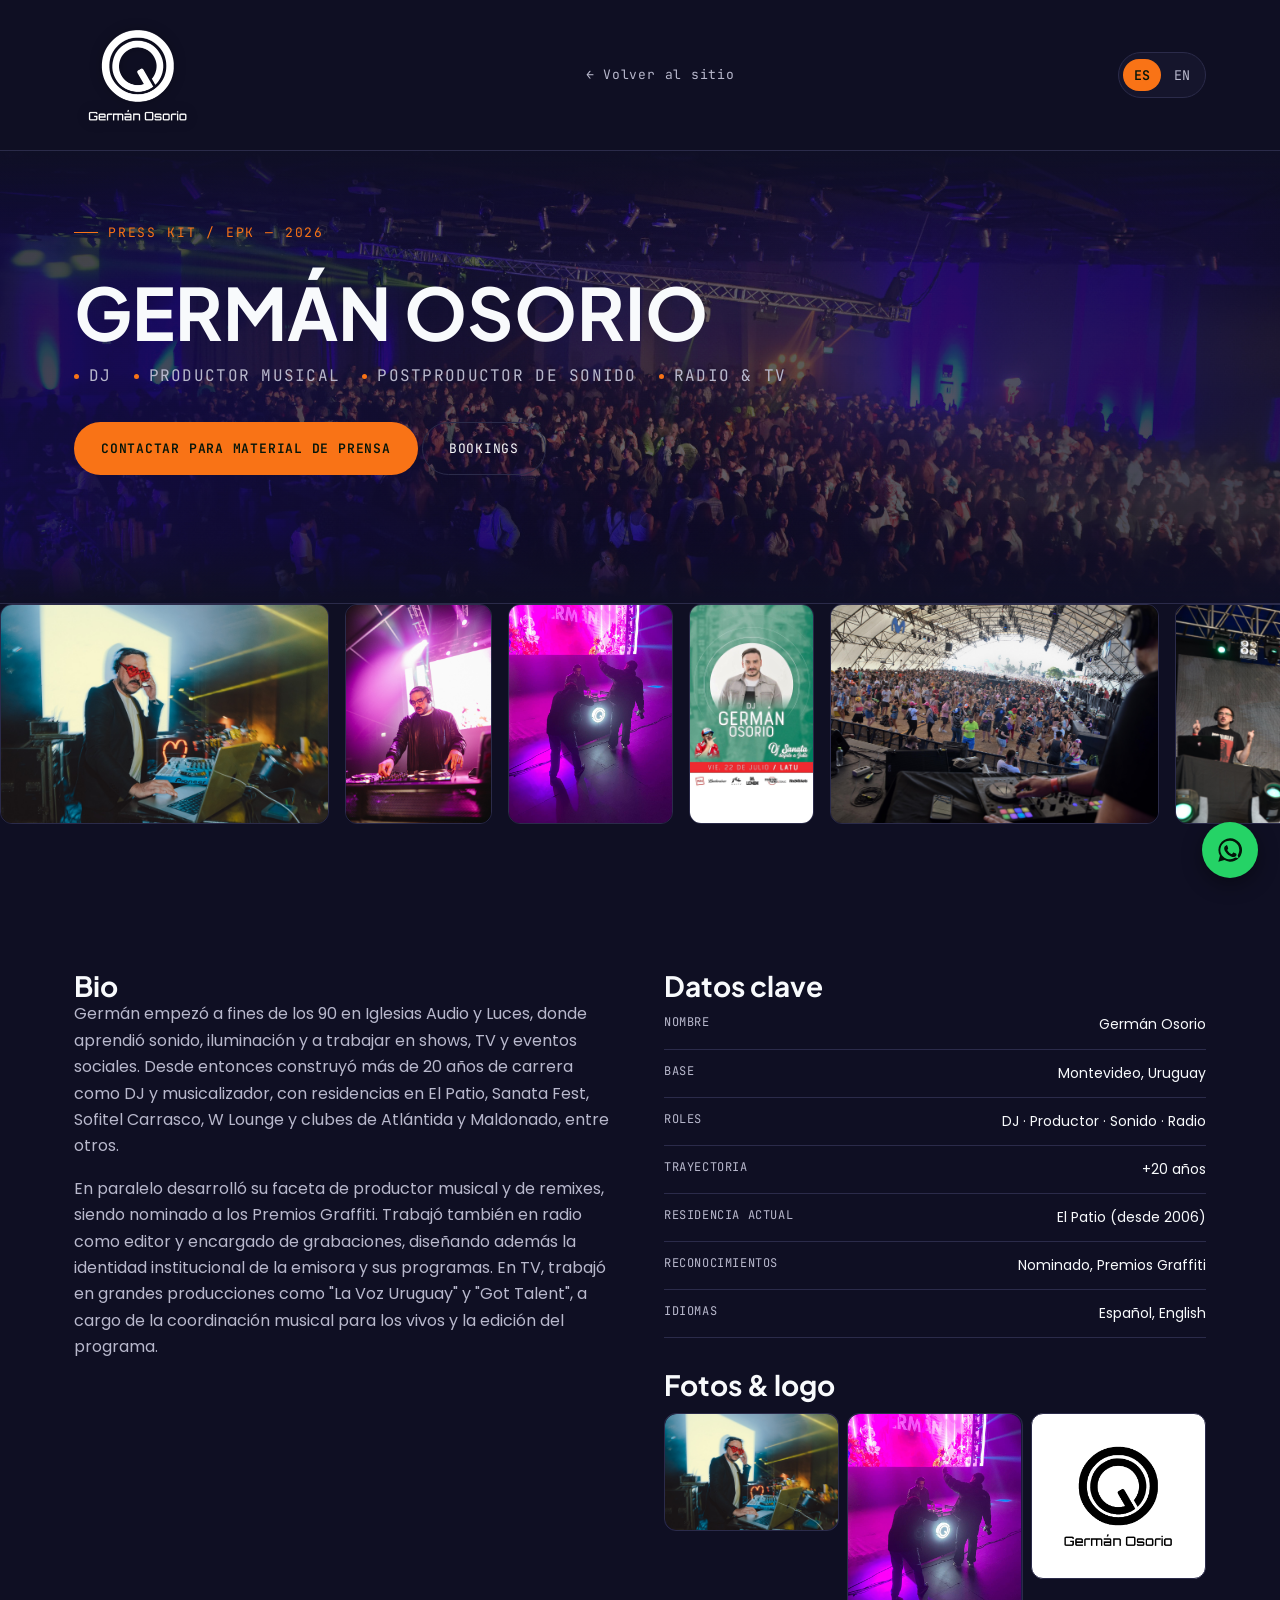
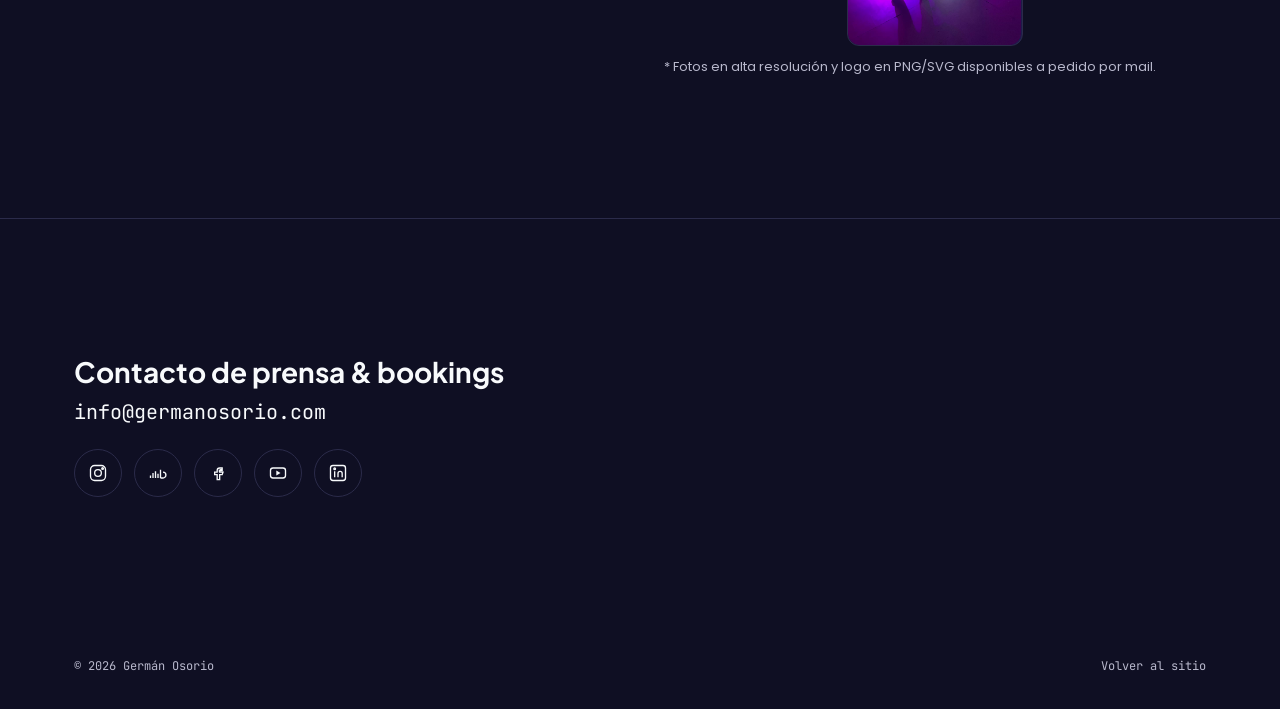
<file: press.html>
<!DOCTYPE html>
<html lang="es" data-lang="es">
<head>
<meta charset="UTF-8">
<meta name="viewport" content="width=device-width, initial-scale=1">
<title>Press Kit — Germán Osorio | DJ, Productor Musical &amp; Sonido</title>
<meta name="description" content="Media kit de Germán Osorio: bio corta y larga, datos clave, fotos y contacto de prensa. DJ, productor musical, postproductor de sonido y editor de radio/TV.">
<link rel="canonical" href="https://germanosorio.com/press.html">
<link rel="icon" type="image/x-icon" href="favicon.ico">
<link rel="icon" type="image/png" sizes="32x32" href="favicon-32.png">
<link rel="icon" type="image/png" sizes="16x16" href="favicon-16.png">
<link rel="icon" type="image/png" sizes="192x192" href="favicon-192.png">
<link rel="apple-touch-icon" sizes="180x180" href="apple-touch-icon.png">
<meta name="robots" content="index,follow">
<meta property="og:type" content="website">
<meta property="og:title" content="Press Kit — Germán Osorio">
<meta property="og:description" content="Bio, datos clave, fotos y contacto de prensa.">
<meta property="og:url" content="https://germanosorio.com/press.html">
<meta property="og:image" content="https://germanosorio.com/hero-photo-v2.jpg">
<link rel="preconnect" href="https://fonts.googleapis.com">
<link rel="preconnect" href="https://fonts.gstatic.com" crossorigin>
<link rel="stylesheet" href="style.css">
</head>
<body>

<header class="site-header" style="position:static;backdrop-filter:none;background:var(--color-background);">
  <div class="container nav-row">
    <a href="index.html" class="brand"><img class="brand-logo" src="logo-blanco.png" alt="Germán Osorio"></a>
    <a href="index.html" class="back-link" style="font-family:var(--font-mono);font-size:13px;letter-spacing:.06em;color:var(--color-foreground-muted);">
      <span data-es>← Volver al sitio</span><span data-en>← Back to site</span>
    </a>
    <div style="display:flex;align-items:center;gap:14px;">
      <div class="lang-toggle" role="group" aria-label="Idioma / Language">
        <button type="button" data-lang-btn="es" aria-pressed="true">ES</button>
        <button type="button" data-lang-btn="en" aria-pressed="false">EN</button>
      </div>
    </div>
  </div>
</header>

<main id="main">
  <section class="has-bg" style="padding-top:var(--space-6);">
    <div class="section-bg" style="background-image:url('sanata-fest-03.jpg')" aria-hidden="true"></div>
    <div class="container">
      <p class="eyebrow">PRESS KIT / EPK — 2026</p>
      <h1 style="font-size:clamp(36px,6vw,72px);margin-top:var(--space-2);">GERMÁN OSORIO</h1>
      <div class="roles" data-es style="margin-top:12px;"><span>DJ</span><span>Productor musical</span><span>Postproductor de sonido</span><span>Radio &amp; TV</span></div>
      <div class="roles" data-en style="margin-top:12px;"><span>DJ</span><span>Music producer</span><span>Sound post-production</span><span>Radio &amp; TV</span></div>

      <div class="cta-row" style="margin-top:var(--space-4);">
        <a href="mailto:info@germanosorio.com?subject=Press%20Kit%20—%20solicitud" class="btn btn-primary" data-es>Contactar para material de prensa</a>
        <a href="mailto:info@germanosorio.com?subject=Press%20Kit%20request" class="btn btn-primary" data-en>Contact for press materials</a>
        <a href="index.html#contacto" class="btn btn-outline" data-es>Bookings</a>
        <a href="index.html#contacto" class="btn btn-outline" data-en>Bookings</a>
      </div>
    </div>
  </section>

  <section style="padding-top:0;padding-bottom:0;border-bottom:none;">
    <div class="press-carousel" data-reveal aria-hidden="true">
      <div class="press-carousel-track">
        <img src="sanata-blanco-lentes-corazon.jpeg" alt="" loading="lazy" decoding="async">
        <img src="dj-back-rosa-sanata.jpeg" alt="" loading="lazy" decoding="async">
        <img src="german-back-foto.jpeg" alt="" loading="lazy" decoding="async">
        <img src="sanata-fest-flyer.jpg" alt="" loading="lazy" decoding="async">
        <img src="la-bajada-22-03.jpg" alt="" loading="lazy" decoding="async">
        <img src="la-bajada-22-08.jpg" alt="" loading="lazy" decoding="async">
        <img src="la-bajada-22-10.jpg" alt="" loading="lazy" decoding="async">
        <img src="oceano-ji-ntvg.jpg" alt="" loading="lazy" decoding="async">
        <img src="oceano-vista-trasera.jpg" alt="" loading="lazy" decoding="async">
        <img src="walrus-after.jpg" alt="" loading="lazy" decoding="async">
        <img src="vengo-por-la-fiesta-2-19.jpg" alt="" loading="lazy" decoding="async">
        <img src="verano-perfecto-pati-wolf-ventilador.jpg" alt="" loading="lazy" decoding="async">
        <img src="canal-12-ojo-de-pez.jpg" alt="" loading="lazy" decoding="async">
        <img src="el-observador-tv-control.jpg" alt="" loading="lazy" decoding="async">
        <img src="el-observador-tv-peluffo-4-12-14.jpg" alt="" loading="lazy" decoding="async">
        <img src="got-talent-2.jpg" alt="" loading="lazy" decoding="async">
        <img src="got-talent-3.jpg" alt="" loading="lazy" decoding="async">
        <img src="streaming-01.jpg" alt="" loading="lazy" decoding="async">
        <img src="boda-club-montevideo.jpg" alt="" loading="lazy" decoding="async">
        <img src="carrasco-yatch-boda-2.jpg" alt="" loading="lazy" decoding="async">
        <img src="after-fernet-mesa-3.png" alt="" loading="lazy" decoding="async">
        <img src="after-fernet.jpg" alt="" loading="lazy" decoding="async">
        <img src="fondo-pantalla-nombre.jpeg" alt="" loading="lazy" decoding="async">
        <img src="sanata-blanco-lentes-corazon.jpeg" alt="" loading="lazy" decoding="async">
        <img src="dj-back-rosa-sanata.jpeg" alt="" loading="lazy" decoding="async">
        <img src="german-back-foto.jpeg" alt="" loading="lazy" decoding="async">
        <img src="sanata-fest-flyer.jpg" alt="" loading="lazy" decoding="async">
        <img src="la-bajada-22-03.jpg" alt="" loading="lazy" decoding="async">
        <img src="la-bajada-22-08.jpg" alt="" loading="lazy" decoding="async">
        <img src="la-bajada-22-10.jpg" alt="" loading="lazy" decoding="async">
        <img src="oceano-ji-ntvg.jpg" alt="" loading="lazy" decoding="async">
        <img src="oceano-vista-trasera.jpg" alt="" loading="lazy" decoding="async">
        <img src="walrus-after.jpg" alt="" loading="lazy" decoding="async">
        <img src="vengo-por-la-fiesta-2-19.jpg" alt="" loading="lazy" decoding="async">
        <img src="verano-perfecto-pati-wolf-ventilador.jpg" alt="" loading="lazy" decoding="async">
        <img src="canal-12-ojo-de-pez.jpg" alt="" loading="lazy" decoding="async">
        <img src="el-observador-tv-control.jpg" alt="" loading="lazy" decoding="async">
        <img src="el-observador-tv-peluffo-4-12-14.jpg" alt="" loading="lazy" decoding="async">
        <img src="got-talent-2.jpg" alt="" loading="lazy" decoding="async">
        <img src="got-talent-3.jpg" alt="" loading="lazy" decoding="async">
        <img src="streaming-01.jpg" alt="" loading="lazy" decoding="async">
        <img src="boda-club-montevideo.jpg" alt="" loading="lazy" decoding="async">
        <img src="carrasco-yatch-boda-2.jpg" alt="" loading="lazy" decoding="async">
        <img src="after-fernet-mesa-3.png" alt="" loading="lazy" decoding="async">
        <img src="after-fernet.jpg" alt="" loading="lazy" decoding="async">
        <img src="fondo-pantalla-nombre.jpeg" alt="" loading="lazy" decoding="async">
      </div>
    </div>
  </section>

  <section>
    <div class="container press-cols" style="display:grid;">
      <div data-reveal>
        <h2 style="font-size:28px;margin-top:10px;" data-es>Bio</h2>
        <h2 style="font-size:28px;margin-top:10px;" data-en>Bio</h2>
        <div data-es>
          <p style="font-size:16px;">Germán empezó a fines de los 90 en Iglesias Audio y Luces, donde aprendió sonido, iluminación y a trabajar en shows, TV y eventos sociales. Desde entonces construyó más de 20 años de carrera como DJ y musicalizador, con residencias en El Patio, Sanata Fest, Sofitel Carrasco, W Lounge y clubes de Atlántida y Maldonado, entre otros.</p>
          <p style="font-size:16px;">En paralelo desarrolló su faceta de productor musical y de remixes, siendo nominado a los Premios Graffiti. Trabajó también en radio como editor y encargado de grabaciones, diseñando además la identidad institucional de la emisora y sus programas. En TV, trabajó en grandes producciones como "La Voz Uruguay" y "Got Talent", a cargo de la coordinación musical para los vivos y la edición del programa.</p>
        </div>
        <div data-en>
          <p style="font-size:16px;">Germán started in the late 90s at Iglesias Audio y Luces, learning sound, lighting and working shows, TV and social events. Since then he's built a 20+ year career as a DJ and musicalizer, with residencies at El Patio, Sanata Fest, Sofitel Carrasco, W Lounge and clubs across Atlántida and Maldonado, among others.</p>
          <p style="font-size:16px;">In parallel he developed his work as a music producer and remixer, earning a Graffiti Awards nomination. He also worked in radio as an editor and recordings lead, designing the station's institutional identity along with its shows. In TV, he worked on major productions like "La Voz Uruguay" and "Got Talent," handling live music coordination and program editing.</p>
        </div>
      </div>

      <div data-reveal>
        <h2 style="font-size:28px;margin-top:10px;" data-es>Datos clave</h2>
        <h2 style="font-size:28px;margin-top:10px;" data-en>Key facts</h2>
        <ul class="fact-list">
          <li><span data-es>Nombre</span><span data-en>Name</span><span>Germán Osorio</span></li>
          <li><span data-es>Base</span><span data-en>Based in</span><span>Montevideo, Uruguay</span></li>
          <li><span data-es>Roles</span><span data-en>Roles</span><span data-es>DJ · Productor · Sonido · Radio</span><span data-en>DJ · Producer · Sound · Radio</span></li>
          <li><span data-es>Trayectoria</span><span data-en>Career</span><span data-es>+20 años</span><span data-en>20+ years</span></li>
          <li><span data-es>Residencia actual</span><span data-en>Current residency</span><span data-es>El Patio (desde 2006)</span><span data-en>El Patio (since 2006)</span></li>
          <li><span data-es>Reconocimientos</span><span data-en>Recognition</span><span data-es>Nominado, Premios Graffiti</span><span data-en>Graffiti Awards nominee</span></li>
          <li><span data-es>Idiomas</span><span data-en>Languages</span><span>Español, English</span></li>
        </ul>

        <h2 style="font-size:28px;margin-top:var(--space-4);" data-es>Fotos &amp; logo</h2>
        <h2 style="font-size:28px;margin-top:var(--space-4);" data-en>Photos &amp; logo</h2>
        <div class="photo-grid photo-grid-press" style="margin-top:12px;">
          <div class="photo-tile"><img src="sanata-blanco-lentes-corazon.jpeg" alt="Germán Osorio" loading="lazy" decoding="async"></div>
          <div class="photo-tile"><img src="german-back-foto.jpeg" alt="Germán Osorio" loading="lazy" decoding="async"></div>
          <div class="photo-tile" style="background:#fff;display:flex;align-items:center;justify-content:center;padding:16px;"><img src="logo-blanco.png" alt="Logo Germán Osorio" style="width:100%;height:auto;filter:invert(1);"></div>
        </div>
        <p style="font-size:13px;margin-top:10px;" data-es>* Fotos en alta resolución y logo en PNG/SVG disponibles a pedido por mail.</p>
        <p style="font-size:13px;margin-top:10px;" data-en>* High-res photos and logo (PNG/SVG) available on request by email.</p>
      </div>
    </div>
  </section>

  <section style="border-bottom:none;">
    <div class="container">
      <h2 style="font-size:28px;margin-top:10px;" data-es>Contacto de prensa &amp; bookings</h2>
      <h2 style="font-size:28px;margin-top:10px;" data-en>Press &amp; booking contact</h2>
      <p style="font-family:var(--font-mono);font-size:20px;color:var(--color-foreground);margin-top:8px;"><a href="mailto:info@germanosorio.com">info@germanosorio.com</a></p>
      <div class="social-list">
        <a href="https://www.instagram.com/djgermanosorio/" target="_blank" rel="noopener" aria-label="Instagram"><svg viewBox="0 0 24 24" fill="none" stroke="currentColor" stroke-width="1.6"><rect x="3" y="3" width="18" height="18" rx="5"/><circle cx="12" cy="12" r="4"/><circle cx="17.5" cy="6.5" r="1"/></svg></a>
        <a href="https://soundcloud.com/germanosorio" target="_blank" rel="noopener" aria-label="SoundCloud"><svg viewBox="0 0 24 24" fill="none" stroke="currentColor" stroke-width="1.6"><path d="M3 15v3M6 12v6M9 10v8M12 13v5M15 8v10M18 11a3.5 3.5 0 0 1 0 7h-3"/></svg></a>
        <a href="https://www.facebook.com/germanosorio.dj" target="_blank" rel="noopener" aria-label="Facebook"><svg viewBox="0 0 24 24" fill="none" stroke="currentColor" stroke-width="1.6"><path d="M14 9h3V6h-3c-1.7 0-3 1.3-3 3v2H8v3h3v6h3v-6h3l1-3h-4V9c0-.6.4-1 1-1z"/></svg></a>
        <a href="https://www.youtube.com/@DJGermanOsorio" target="_blank" rel="noopener" aria-label="YouTube"><svg viewBox="0 0 24 24" fill="none" stroke="currentColor" stroke-width="1.6"><rect x="3" y="6" width="18" height="12" rx="3"/><polygon points="10,9 15,12 10,15" fill="currentColor" stroke="none"/></svg></a>
        <a href="https://www.linkedin.com/in/germ%C3%A1n-osorio-256b2233/" target="_blank" rel="noopener" aria-label="LinkedIn"><svg viewBox="0 0 24 24" fill="none" stroke="currentColor" stroke-width="1.6"><rect x="3" y="3" width="18" height="18" rx="3"/><line x1="8" y1="10" x2="8" y2="17"/><circle cx="8" cy="7" r="1"/><path d="M12 17v-4.5a2.5 2.5 0 0 1 5 0V17"/></svg></a>
      </div>
    </div>
  </section>
</main>

<footer>
  <div class="container footer-row">
    <p>© <span id="year">2026</span> Germán Osorio</p>
    <p><span data-es><a href="index.html">Volver al sitio</a></span><span data-en><a href="index.html">Back to site</a></span></p>
  </div>
</footer>

<a class="whatsapp-float" href="https://wa.me/59899160447?text=Hola%20Germ%C3%A1n%2C%20te%20escribo%20desde%20la%20web" target="_blank" rel="noopener" aria-label="WhatsApp">
  <svg width="28" height="28" viewBox="0 0 24 24" fill="currentColor"><path d="M12 2a10 10 0 0 0-8.6 15L2 22l5.2-1.4A10 10 0 1 0 12 2zm0 2a8 8 0 0 1 6.9 12l-.3.5.7 2.6-2.7-.7-.5.3A8 8 0 1 1 12 4zm-3.4 4.3c-.2 0-.5 0-.7.3-.2.3-.9.9-.9 2.1s.9 2.4 1 2.6c.1.1 1.8 2.9 4.5 4 2.2 1 2.7.8 3.1.7.5-.1 1.6-.6 1.8-1.3.2-.6.2-1.2.1-1.3-.1-.1-.3-.2-.5-.3-.3-.1-1.6-.8-1.8-.9-.2-.1-.4-.1-.6.1-.2.3-.6.9-.8 1-.1.2-.3.2-.5.1-.3-.1-1.1-.4-2.1-1.3-.8-.7-1.3-1.6-1.5-1.8-.1-.3 0-.4.1-.6l.4-.5c.1-.2.2-.3.2-.5.1-.2 0-.4 0-.5-.1-.1-.6-1.5-.8-2-.2-.5-.4-.4-.6-.4z"/></svg>
</a>
<script src="script.js"></script>
</body>
</html>
</file>
<file: style.css>
/* ============================================================
   Germán Osorio — sitio personal / press kit
   Sistema de diseño: Dark OLED editorial + acento naranja
   Tipografía: Plus Jakarta Sans (títulos) + Poppins (cuerpo)
   ============================================================ */

@import url('https://fonts.googleapis.com/css2?family=JetBrains+Mono:wght@400;500&family=Plus+Jakarta+Sans:wght@400;500;600;700;800&family=Poppins:wght@400;500;600;700&display=swap');

:root{
  --color-primary:#1E1B4B;
  --color-on-primary:#FFFFFF;
  --color-secondary:#4338CA;
  --color-accent:#F97316;
  --color-background:#0F0F23;
  --color-surface:#15152C;
  --color-foreground:#F8FAFC;
  --color-foreground-muted:#B8B8CC;
  --color-muted:#27273B;
  --color-border:#2B2B4A;
  --color-destructive:#EF4444;
  --color-ring:#F97316;

  --font-display:'Plus Jakarta Sans', -apple-system, 'Segoe UI', sans-serif;
  --font-mono:'JetBrains Mono', ui-monospace, monospace;
  --font-body:'Poppins', -apple-system, 'Segoe UI', sans-serif;

  --space-1:8px; --space-2:16px; --space-3:24px; --space-4:32px;
  --space-5:48px; --space-6:64px; --space-7:96px; --space-8:128px;

  --radius-sm:6px; --radius-md:12px; --radius-lg:20px;
  --ease-out: cubic-bezier(.16,1,.3,1);
  --dur-fast: 180ms;
  --dur-med: 320ms;

  --container-max: 1180px;
}

*,*::before,*::after{ box-sizing:border-box; }
html{ scroll-behavior:smooth; }
@media (prefers-reduced-motion: reduce){
  html{ scroll-behavior:auto; }
  *,*::before,*::after{ animation-duration:0.001ms !important; animation-iteration-count:1 !important; transition-duration:0.001ms !important; scroll-behavior:auto !important; }
}

body{
  margin:0;
  background:var(--color-background);
  color:var(--color-foreground);
  font-family:var(--font-body);
  font-size:16px;
  line-height:1.65;
  -webkit-font-smoothing:antialiased;
  overflow-x:hidden;
}

img{ max-width:100%; display:block; }
a{ color:inherit; text-decoration:none; }
button{ font-family:inherit; }

h1,h2,h3{ font-family:var(--font-display); line-height:1.1; margin:0; font-weight:700; }
.eyebrow{
  font-family:var(--font-mono);
  font-size:13px;
  letter-spacing:.14em;
  text-transform:uppercase;
  color:var(--color-accent);
  display:inline-flex;
  align-items:center;
  gap:10px;
}
.eyebrow::before{ content:''; width:24px; height:1px; background:var(--color-accent); display:inline-block; }

p{ color:var(--color-foreground-muted); margin:0 0 1em; max-width:65ch; }

.container{ max-width:var(--container-max); margin:0 auto; padding:0 var(--space-3); }
@media (max-width:640px){ .container{ padding:0 var(--space-2); } }
.sr-only{
  position:absolute; width:1px; height:1px; padding:0; margin:-1px;
  overflow:hidden; clip:rect(0,0,0,0); white-space:nowrap; border:0;
}

section{ padding:var(--space-8) 0; border-bottom:1px solid var(--color-border); }
@media (max-width:768px){ section{ padding:var(--space-6) 0; } }

/* Focus visibility (accessibility) */
a:focus-visible, button:focus-visible, input:focus-visible, textarea:focus-visible{
  outline:2px solid var(--color-accent);
  outline-offset:3px;
  border-radius:4px;
}

/* ---------- Idioma (ES/EN toggle) ---------- */
html:not([data-lang="en"]) [data-en]{ display:none !important; }
html[data-lang="en"] [data-es]{ display:none !important; }

/* ---------- Header / Nav ---------- */
header.site-header{
  position:fixed; top:0; left:0; right:0; z-index:100;
  backdrop-filter:blur(14px);
  background:rgba(15,15,35,.72);
  border-bottom:1px solid var(--color-border);
}
.nav-row{
  display:flex; align-items:center; justify-content:space-between;
  height:150px;
}
.brand{
  font-family:var(--font-display); font-weight:900; font-size:20px; letter-spacing:.02em;
  display:flex; align-items:center; gap:10px;
}
.brand .dot{ width:8px; height:8px; border-radius:50%; background:var(--color-accent); box-shadow:0 0 10px var(--color-accent); }
.brand-logo{ height:120px; width:auto; display:block; filter:drop-shadow(0 0 6px rgba(0,0,0,.25)); }
@media (max-width:640px){ .brand-logo{ height:92px; } }

.lang-toggle{
  font-family:var(--font-mono); font-size:12px; letter-spacing:.08em;
  border:1px solid var(--color-border); border-radius:99px;
  padding:6px 4px; display:flex; gap:2px; background:var(--color-surface);
}
.lang-toggle button{
  background:transparent; border:none; color:var(--color-foreground-muted);
  padding:5px 11px; border-radius:99px; cursor:pointer; transition:all var(--dur-fast) var(--ease-out);
  min-height:32px;
}
.lang-toggle button[aria-pressed="true"]{ background:var(--color-accent); color:#04150a; font-weight:600; }

/* ---------- Menú fullscreen (estilo Martin Garrix) ---------- */
.menu-toggle{
  display:flex; align-items:center; gap:12px;
  background:none; border:none; color:var(--color-foreground); cursor:pointer;
  font-family:var(--font-mono); font-size:13px; letter-spacing:.14em; text-transform:uppercase;
  padding:8px 4px;
}
.menu-toggle-lines{ display:flex; flex-direction:column; gap:5px; width:22px; }
.menu-toggle-lines span{
  display:block; height:2px; width:100%; background:currentColor;
  transition:transform var(--dur-med) var(--ease-out), opacity var(--dur-med) var(--ease-out);
}
.menu-toggle[aria-expanded="true"] .menu-toggle-lines span:first-child{ transform:translateY(3.5px) rotate(45deg); }
.menu-toggle[aria-expanded="true"] .menu-toggle-lines span:last-child{ transform:translateY(-3.5px) rotate(-45deg); }

.site-menu{
  position:fixed; inset:0; z-index:200;
  background:var(--color-background);
  visibility:hidden; opacity:0;
  transition:opacity var(--dur-slow, 400ms) var(--ease-out), visibility var(--dur-slow, 400ms);
  overflow-y:auto;
}
.site-menu.is-open{ visibility:visible; opacity:1; }
.menu-close{
  position:fixed; top:22px; right:24px; z-index:210;
  background:none; border:none; color:var(--color-foreground); cursor:pointer;
  width:48px; height:48px; display:flex; align-items:center; justify-content:center;
  transition:transform var(--dur-fast) var(--ease-out);
}
.menu-close:hover{ transform:rotate(90deg); }
.site-menu-inner{
  min-height:100%; display:flex; flex-direction:column; justify-content:center;
  padding-top:140px; padding-bottom:60px;
  transform:translateY(16px); opacity:0;
  transition:transform var(--dur-slow, 450ms) var(--ease-out), opacity var(--dur-slow, 450ms) var(--ease-out);
}
.site-menu.is-open .site-menu-inner{ transform:translateY(0); opacity:1; }

.menu-list{ display:flex; flex-direction:column; }
.menu-list a{
  display:flex; align-items:baseline; gap:22px;
  padding:20px 0; border-bottom:1px solid var(--color-border);
  color:var(--color-foreground);
  transition:opacity var(--dur-fast) var(--ease-out);
}
.menu-list a:first-child{ border-top:1px solid var(--color-border); }
.menu-list a:hover{ opacity:.55; }
.menu-num{
  font-family:var(--font-mono); font-size:14px; letter-spacing:.1em;
  color:var(--color-accent); min-width:34px;
}
.menu-label{
  font-family:var(--font-display); font-weight:900; letter-spacing:-0.01em;
  font-size:clamp(30px, 6vw, 58px); line-height:1;
}
.menu-sub{
  font-family:var(--font-mono); font-size:12px; letter-spacing:.05em;
  color:var(--color-foreground-muted); margin-left:auto; padding-left:16px;
  display:none;
}
@media (min-width:640px){ .menu-sub{ display:inline-block; } }

.menu-social{
  display:flex; flex-wrap:wrap; gap:20px 28px; margin-top:48px;
}
.menu-social a{
  font-family:var(--font-mono); font-size:12px; letter-spacing:.1em;
  color:var(--color-foreground-muted); transition:color var(--dur-fast) var(--ease-out);
}
.menu-social a:hover{ color:var(--color-foreground); }

@media (prefers-reduced-motion:reduce){
  .site-menu, .site-menu-inner, .menu-toggle-lines span, .menu-close{ transition:none !important; }
}

/* ---------- Hero ---------- */
.hero{
  min-height:100dvh; display:flex; flex-direction:column; justify-content:center;
  padding-top:calc(150px + var(--space-6));
  position:relative; border-bottom:none; overflow:hidden;
}
.hero-bg{
  position:absolute; inset:0; z-index:0;
  background-image:url('hero-photo-v2.webp');
  background-size:cover; background-position:center 25%;
}
.hero-bg::after{
  content:''; position:absolute; inset:0;
  background:
    linear-gradient(180deg, rgba(15,15,35,.25) 0%, rgba(15,15,35,.5) 55%, var(--color-background) 100%),
    linear-gradient(90deg, rgba(15,15,35,.88) 0%, rgba(15,15,35,.35) 48%, rgba(15,15,35,.6) 100%);
}
.hero .container{ position:relative; z-index:1; }

/* ---------- Fondos fotográficos por sección (efecto scroll estilo Garrix) ---------- */
.has-bg{ position:relative; overflow:hidden; }
.section-bg{
  position:absolute; inset:0; z-index:0;
  background-size:cover; background-position:center;
  filter:saturate(1.1);
}
.section-bg::after{
  content:''; position:absolute; inset:0;
  background:
    linear-gradient(180deg, var(--color-background) 0%, rgba(15,15,35,.55) 14%, rgba(15,15,35,.55) 86%, var(--color-background) 100%),
    linear-gradient(90deg, rgba(15,15,35,.55) 0%, rgba(15,15,35,.2) 50%, rgba(15,15,35,.55) 100%);
}
.has-bg > .container{ position:relative; z-index:1; }

/* ---------- Marquee ticker (estilo tour/artista) ---------- */
.ticker{
  position:relative; z-index:1;
  border-top:1px solid var(--color-border); border-bottom:1px solid var(--color-border);
  background:var(--color-surface);
  overflow:hidden; white-space:nowrap; padding:14px 0;
  cursor:grab;
}
.ticker.is-dragging{ cursor:grabbing; }
.ticker-track{
  display:inline-flex; gap:48px; padding-left:48px; will-change:transform;
  animation:tickerScroll 32s linear infinite;
}
@keyframes tickerScroll{
  from{ transform:translateX(0); }
  to{ transform:translateX(-50%); }
}
/* El ticker se mueve siempre, incluso con "reducir movimiento" activado en el sistema */
@media (prefers-reduced-motion: reduce){
  .ticker-track{ animation-duration:32s !important; animation-iteration-count:infinite !important; animation-timing-function:linear !important; }
}
.ticker span{
  font-family:var(--font-mono); font-size:13px; letter-spacing:.1em; text-transform:uppercase;
  color:var(--color-foreground-muted); display:inline-flex; align-items:center; gap:14px;
}
.ticker span::after{ content:'●'; color:var(--color-accent); font-size:8px; }
.hero h1{
  font-size:clamp(42px, 8vw, 118px);
  letter-spacing:-0.01em;
  font-weight:900;
  line-height:0.95;
}
.roles{
  font-family:var(--font-mono); text-transform:uppercase; letter-spacing:.08em;
  color:var(--color-foreground-muted); font-size:clamp(13px,2vw,16px);
  margin-top:var(--space-2); display:flex; flex-wrap:wrap; gap:12px 22px;
}
.roles span{ display:inline-flex; align-items:center; gap:10px; }
.roles span::before{ content:''; width:5px; height:5px; border-radius:50%; background:var(--color-accent); }
.hero p.lede{ max-width:56ch; margin-top:var(--space-3); font-size:18px; }
.hero .cta-row{ display:flex; gap:var(--space-2); margin-top:var(--space-4); flex-wrap:wrap; }

.btn{
  font-family:var(--font-mono); font-size:13px; letter-spacing:.06em; text-transform:uppercase;
  padding:15px 26px; border-radius:99px; min-height:44px; display:inline-flex; align-items:center; gap:10px;
  cursor:pointer; transition:transform var(--dur-fast) var(--ease-out), background var(--dur-fast) var(--ease-out), border-color var(--dur-fast) var(--ease-out);
  border:1px solid transparent;
}
.btn:active{ transform:scale(.97); }
.btn-primary{ background:var(--color-accent); color:#04150a; font-weight:600; }
.btn-primary:hover{ background:#3fdc7c; }
.btn-outline{ border-color:var(--color-border); color:var(--color-foreground); }
.btn-outline:hover{ border-color:var(--color-accent); color:var(--color-accent); }

.scroll-cue{
  position:absolute; bottom:var(--space-4); left:var(--space-3);
  font-family:var(--font-mono); font-size:11px; letter-spacing:.14em; text-transform:uppercase;
  color:var(--color-foreground-muted); display:flex; align-items:center; gap:10px;
}
.scroll-cue .line{ width:1px; height:34px; background:linear-gradient(var(--color-accent), transparent); animation:pulseLine 2.2s var(--ease-out) infinite; }
@keyframes pulseLine{ 0%,100%{ opacity:.3 } 50%{ opacity:1 } }

/* ---------- Section header pattern ---------- */
.section-head{ max-width:760px; margin-bottom:var(--space-5); }
.section-head h2{ font-size:clamp(30px,4vw,48px); margin-top:var(--space-2); }
.section-head p{ margin-top:var(--space-2); font-size:17px; }

/* ---------- Bio ---------- */
.bio-grid{ display:grid; grid-template-columns:.9fr 1.4fr; gap:var(--space-6); align-items:start; }
@media (max-width:860px){ .bio-grid{ grid-template-columns:1fr; gap:var(--space-4); } }
.bio-photo{
  aspect-ratio:4/5; border-radius:var(--radius-lg); overflow:hidden;
  background:linear-gradient(160deg, var(--color-surface), var(--color-primary));
  border:1px solid var(--color-border);
  display:flex; align-items:center; justify-content:center;
  position:relative;
}
.bio-photo img{ width:100%; height:100%; object-fit:cover; }
.bio-photo .placeholder-label{
  position:absolute; inset:auto var(--space-2) var(--space-2) var(--space-2);
  font-family:var(--font-mono); font-size:11px; color:var(--color-foreground-muted);
  border:1px dashed var(--color-border); border-radius:var(--radius-sm); padding:10px 12px; text-align:center;
}
.bio-copy p{ font-size:17px; max-width:none; }
.bio-copy p:first-of-type::first-letter{
  font-family:var(--font-display); font-size:3.4em; float:left; line-height:.8; padding:6px 10px 0 0; color:var(--color-accent);
}

/* ---------- Timeline (DJ) ---------- */
.venues-grid{
  display:grid; grid-template-columns:repeat(auto-fill,minmax(210px,1fr)); gap:1px;
  background:var(--color-border); border:1px solid var(--color-border); border-radius:var(--radius-md); overflow:hidden;
}
.venue-cell{
  background:var(--color-surface); padding:var(--space-3) var(--space-2);
  font-family:var(--font-mono); font-size:13px; color:var(--color-foreground-muted);
  transition:background var(--dur-fast) var(--ease-out), color var(--dur-fast) var(--ease-out);
}
.venue-cell:hover{ background:var(--color-muted); color:var(--color-foreground); }
.venue-cell b{ color:var(--color-foreground); font-family:var(--font-body); font-weight:600; display:block; font-size:15px; margin-bottom:2px; }

/* ---------- Services / cards ---------- */
.card-grid{ display:grid; grid-template-columns:repeat(3,1fr); gap:var(--space-3); }
@media (max-width:960px){ .card-grid{ grid-template-columns:1fr 1fr; } }
@media (max-width:640px){ .card-grid{ grid-template-columns:1fr; } }
.service-card{
  background:var(--color-surface); border:1px solid var(--color-border); border-radius:var(--radius-lg);
  padding:var(--space-4); transition:transform var(--dur-med) var(--ease-out), border-color var(--dur-fast) var(--ease-out);
}
.service-card:hover{ transform:translateY(-4px); border-color:var(--color-accent); }
.service-card .num{ font-family:var(--font-mono); color:var(--color-accent); font-size:13px; }
.service-card h3{ font-size:22px; margin:var(--space-1) 0 var(--space-1); }
.service-card ul{ margin:var(--space-2) 0 0; padding-left:18px; color:var(--color-foreground-muted); font-size:14px; }
.service-card li{ margin-bottom:6px; }

/* ---------- Media (video/audio embeds) ---------- */
.media-grid{ display:grid; grid-template-columns:repeat(2,1fr); gap:var(--space-3); }
@media (max-width:768px){ .media-grid{ grid-template-columns:1fr; } }
.video-frame{ position:relative; aspect-ratio:16/9; border-radius:var(--radius-md); overflow:hidden; border:1px solid var(--color-border); background:var(--color-surface); }
.video-frame iframe{ width:100%; height:100%; border:0; }
.video-caption{ font-family:var(--font-mono); font-size:12px; color:var(--color-foreground-muted); margin-top:10px; }
.audio-embed{ border-radius:var(--radius-md); overflow:hidden; border:1px solid var(--color-border); }

/* ---------- Instagram (tarjetas propias) ---------- */
.ig-grid{ display:grid; grid-template-columns:repeat(auto-fit,minmax(150px,1fr)); gap:var(--space-3); }
.ig-tile{
  position:relative; aspect-ratio:9/16; border-radius:var(--radius-md); overflow:hidden;
  display:flex; flex-direction:column; align-items:center; justify-content:center; gap:12px;
  text-decoration:none; color:#fff; border:1px solid var(--color-border);
  background:linear-gradient(135deg,#405DE6,#5B51D8,#833AB4,#C13584,#E1306C,#F77737,#FCAF45);
  transition:transform .2s ease, border-color .2s ease;
}
.ig-tile::after{ content:''; position:absolute; inset:0; background:linear-gradient(180deg, rgba(0,0,0,.15), rgba(0,0,0,.55)); }
.ig-tile:hover{ transform:translateY(-4px); border-color:var(--color-accent); }
.ig-tile-icon, .ig-tile-play, .ig-tile-handle{ position:relative; z-index:1; }
.ig-tile-play{ width:48px; height:48px; border-radius:50%; background:rgba(0,0,0,.35); border:1.5px solid rgba(255,255,255,.85); display:flex; align-items:center; justify-content:center; }
.ig-tile-play svg{ margin-left:2px; }
.ig-tile-handle{ font-family:var(--font-mono); font-size:12px; letter-spacing:.02em; }

/* ---------- Próximo show (hero) ---------- */
.next-show{
  position:absolute; z-index:2; top:40%; right:clamp(20px,4vw,56px); transform:translateY(-50%);
  width:clamp(180px,14vw,215px);
  display:flex; flex-direction:column;
  background:var(--color-surface); border:1px solid var(--color-border); border-radius:var(--radius-lg);
  overflow:hidden; text-decoration:none; color:inherit;
  box-shadow:0 20px 50px rgba(0,0,0,.5);
  transition:border-color .2s ease, transform .2s ease;
}
.next-show:hover{ border-color:var(--color-accent); transform:translateY(calc(-50% - 4px)); }
.next-show .next-show-photo{ width:100%; aspect-ratio:4/5; object-fit:cover; display:block; }
.next-show .next-show-body{ padding:12px 14px 14px; }
.next-show .next-show-tag{
  display:inline-flex; align-items:center; gap:6px; font-family:var(--font-mono); font-weight:700;
  font-size:11px; letter-spacing:.06em; text-transform:uppercase; color:var(--color-accent);
  background:rgba(249,115,22,.14); border-radius:99px; padding:5px 10px 5px 8px;
}
.next-show .next-show-tag::before{ content:""; width:6px; height:6px; border-radius:50%; background:var(--color-accent); box-shadow:0 0 0 3px rgba(249,115,22,.25); flex-shrink:0; }
.next-show .next-show-title{ font-family:var(--font-display); font-weight:700; font-size:15px; line-height:1.2; margin-top:10px; }
.next-show .next-show-meta{ font-family:var(--font-mono); font-size:11px; color:var(--color-foreground-muted); margin-top:6px; line-height:1.4; }
@media (max-width:1024px){
  .next-show{
    position:static; transform:none; width:auto; max-width:420px; margin:var(--space-4) var(--space-3) 0;
    flex-direction:row; align-items:center; box-shadow:none;
  }
  .next-show:hover{ transform:translateY(-2px); }
  .next-show .next-show-photo{ width:88px; aspect-ratio:1/1; flex-shrink:0; }
  .next-show .next-show-body{ padding:14px 18px; }
  .next-show .next-show-title{ font-size:17px; margin-top:8px; }
  .next-show .next-show-meta{ margin-top:6px; }
}
@media (max-width:640px){ .next-show{ max-width:100%; margin:var(--space-4) var(--space-2) 0; } }

/* ---------- Carrusel de fotos (press kit) ---------- */
.press-carousel{ position:relative; z-index:1; overflow:hidden; margin:0 calc(var(--space-3) * -1); }
.press-carousel-track{
  display:inline-flex; gap:var(--space-2); padding:0 var(--space-3);
  animation:pressCarouselScroll 46s linear infinite; will-change:transform;
}
.press-carousel-track img{ height:220px; width:auto; border-radius:var(--radius-md); object-fit:cover; flex-shrink:0; border:1px solid var(--color-border); }
@keyframes pressCarouselScroll{ from{ transform:translateX(0); } to{ transform:translateX(-50%); } }
.press-carousel:hover .press-carousel-track{ animation-play-state:paused; }
@media (prefers-reduced-motion: reduce){
  .press-carousel-track{ animation-duration:46s !important; animation-iteration-count:infinite !important; animation-timing-function:linear !important; }
}
@media (max-width:640px){ .press-carousel-track img{ height:140px; } }

/* ---------- Press kit ---------- */
.press-panel{
  background:var(--color-surface); border:1px solid var(--color-border); border-radius:var(--radius-lg);
  padding:var(--space-5);
}
.press-cols{ display:grid; grid-template-columns:1fr 1fr; gap:var(--space-5); }
@media (max-width:860px){ .press-cols{ grid-template-columns:1fr; } }
.download-list{ list-style:none; margin:var(--space-2) 0 0; padding:0; display:flex; flex-direction:column; gap:10px; }
.download-list a{
  display:flex; align-items:center; justify-content:space-between; gap:12px;
  padding:14px 16px; border:1px solid var(--color-border); border-radius:var(--radius-md);
  font-family:var(--font-mono); font-size:14px; color:var(--color-foreground);
  transition:border-color var(--dur-fast) var(--ease-out), background var(--dur-fast) var(--ease-out);
}
.download-list a:hover{ border-color:var(--color-accent); background:var(--color-muted); }
.fact-list{ list-style:none; margin:0; padding:0; }
.fact-list li{
  display:flex; justify-content:space-between; gap:var(--space-2); padding:12px 0;
  border-bottom:1px solid var(--color-border); font-size:14px;
}
.fact-list li span:first-child{ font-family:var(--font-mono); color:var(--color-foreground-muted); text-transform:uppercase; letter-spacing:.05em; font-size:12px; }

/* ---------- Contact ---------- */
.contact-grid{ display:grid; grid-template-columns:1fr 1fr; gap:var(--space-6); }
@media (max-width:860px){ .contact-grid{ grid-template-columns:1fr; gap:var(--space-4); } }
.social-list{ display:flex; flex-wrap:wrap; gap:12px; margin-top:var(--space-2); }
.social-list a{
  width:48px; height:48px; border-radius:50%; border:1px solid var(--color-border);
  display:flex; align-items:center; justify-content:center;
  transition:border-color var(--dur-fast) var(--ease-out), transform var(--dur-fast) var(--ease-out), color var(--dur-fast) var(--ease-out);
}
.social-list a:hover{ border-color:var(--color-accent); color:var(--color-accent); transform:translateY(-3px); }
.social-list svg{ width:20px; height:20px; }

form.contact-form{ display:flex; flex-direction:column; gap:var(--space-2); }
.field{ display:flex; flex-direction:column; gap:6px; }
.field label{ font-family:var(--font-mono); font-size:12px; text-transform:uppercase; letter-spacing:.06em; color:var(--color-foreground-muted); }
.field input, .field textarea{
  background:var(--color-surface); border:1px solid var(--color-border); border-radius:var(--radius-sm);
  padding:13px 14px; color:var(--color-foreground); font-family:var(--font-body); font-size:15px; min-height:44px;
}
.field textarea{ min-height:120px; resize:vertical; }
.field input:focus, .field textarea:focus{ outline:none; border-color:var(--color-accent); }
.form-note{ font-size:12px; color:var(--color-foreground-muted); font-family:var(--font-mono); }
.form-status{ font-size:13px; font-family:var(--font-mono); min-height:1.2em; margin-top:10px; color:var(--color-foreground-muted); }
.form-status.is-ok{ color:#3ecf6e; }
.form-status.is-err{ color:#e5484d; }

/* ---------- Stat strip ---------- */
.stat-strip{
  display:grid; grid-template-columns:repeat(4,1fr); gap:var(--space-3);
  margin-top:var(--space-5); border-top:1px solid var(--color-border); padding-top:var(--space-4);
}
@media (max-width:768px){ .stat-strip{ grid-template-columns:1fr 1fr; } }
.stat-strip .stat b{
  display:block; font-family:var(--font-display); font-size:clamp(30px,4vw,52px);
  color:var(--color-foreground); line-height:1;
}
.stat-strip .stat span{
  font-family:var(--font-mono); font-size:12px; letter-spacing:.08em; text-transform:uppercase;
  color:var(--color-foreground-muted); display:block; margin-top:8px;
}

/* ---------- Press teaser (home) ---------- */
.press-teaser{
  display:flex; align-items:center; justify-content:space-between; gap:var(--space-4); flex-wrap:wrap;
  background:linear-gradient(120deg, var(--color-surface), var(--color-primary) 160%);
  border:1px solid var(--color-border); border-radius:var(--radius-lg);
  padding:var(--space-5);
}
.press-teaser h3{ font-size:clamp(24px,3vw,34px); max-width:14ch; }
.press-teaser p{ margin-top:8px; }

/* ---------- Gallery: fotos grandes, listas para reemplazar ---------- */
.photo-tile{
  border-radius:var(--radius-md); overflow:hidden;
  background:linear-gradient(150deg, var(--color-surface), var(--color-primary));
  border:1px solid var(--color-border); position:relative;
  break-inside:avoid; -webkit-column-break-inside:avoid; margin-bottom:var(--space-2);
}
.photo-tile img{ width:100%; height:auto; display:block; border-radius:var(--radius-md); transition:transform .35s cubic-bezier(.2,.8,.2,1), box-shadow .35s ease; transform-origin:center; will-change:transform; }
.photo-grid .photo-tile:hover{ overflow:visible; z-index:5; }
.photo-grid .photo-tile:hover img{ transform:scale(1.4); box-shadow:0 20px 50px rgba(0,0,0,.6); }
@media (hover:none){ .photo-grid .photo-tile:hover img{ transform:none; box-shadow:none; } }
.photo-tile .placeholder-label{
  position:absolute; inset:auto var(--space-2) var(--space-2) var(--space-2);
  font-family:var(--font-mono); font-size:11px; color:var(--color-foreground-muted);
  border:1px dashed var(--color-border); border-radius:var(--radius-sm); padding:8px 10px; text-align:center;
}
.photo-grid{ column-count:5; column-gap:var(--space-1); margin-top:var(--space-4); max-width:980px; margin-left:auto; margin-right:auto; }
.photo-grid-press{ column-count:3; }
@media (max-width:1024px){ .photo-grid{ column-count:4; } }
@media (max-width:640px){ .photo-grid{ column-count:2; } .photo-grid-press{ column-count:2; } }

/* ---------- Footer ---------- */
footer{ padding:var(--space-4) 0; }
.footer-row{ display:flex; justify-content:space-between; align-items:center; flex-wrap:wrap; gap:var(--space-2); }
.footer-row p{ font-family:var(--font-mono); font-size:12px; color:var(--color-foreground-muted); margin:0; }

/* ---------- WhatsApp flotante ---------- */
.whatsapp-float{
  position:fixed; right:22px; bottom:22px; z-index:200;
  width:56px; height:56px; border-radius:50%;
  background:#25D366; color:#04150a;
  display:flex; align-items:center; justify-content:center;
  box-shadow:0 6px 20px rgba(0,0,0,.4);
  transition:transform var(--dur-fast) var(--ease-out);
}
.whatsapp-float:hover{ transform:scale(1.08); }
@media (prefers-reduced-motion: reduce){ .whatsapp-float:hover{ transform:none; } }

/* ---------- Reveal on scroll ---------- */
[data-reveal]{ opacity:0; transform:translateY(14px); transition:opacity .5s var(--ease-out), transform .5s var(--ease-out); }
[data-reveal].is-visible{ opacity:1; transform:translateY(0); }
@media (prefers-reduced-motion: reduce){ [data-reveal]{ opacity:1; transform:none; } }
</file>
